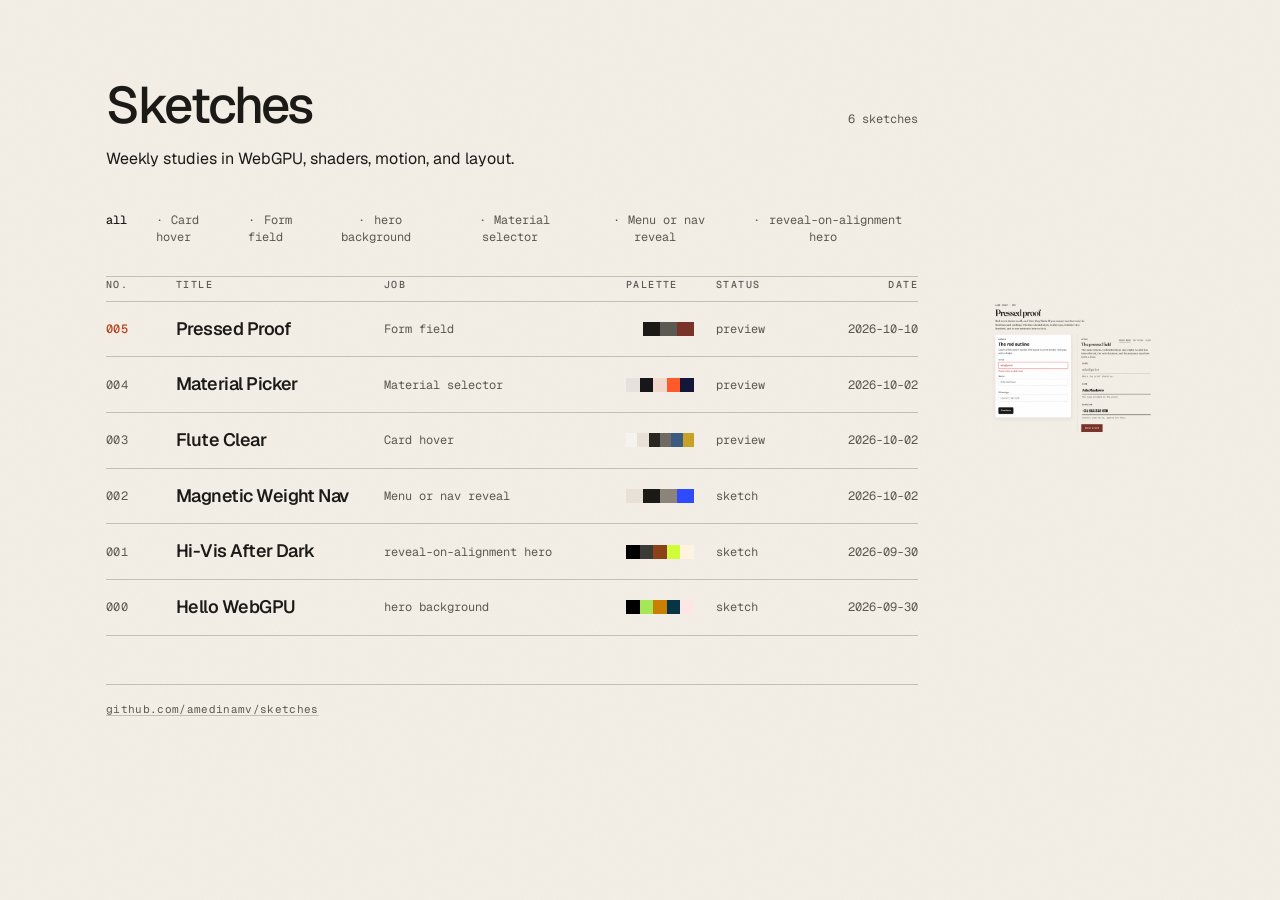
<file: index.html>
<!doctype html>
<html lang="en">
<head>
  <meta charset="utf-8" />
  <meta name="viewport" content="width=device-width, initial-scale=1" />
  <title>Sketches</title>
  <meta name="description" content="An index of weekly studies in WebGPU, shaders, motion, and layout." />
  <meta name="color-scheme" content="light dark" />
  <meta name="theme-color" content="#f3efe6" media="(prefers-color-scheme: light)" />
  <meta name="theme-color" content="#141311" media="(prefers-color-scheme: dark)" />
  <link rel="icon" href="data:image/svg+xml,%3Csvg xmlns='http://www.w3.org/2000/svg' viewBox='0 0 32 32'%3E%3Crect width='32' height='32' fill='%23f3efe6'/%3E%3Cpath d='M7 23h18' stroke='%231c1a17' stroke-width='1.5'/%3E%3C/svg%3E" />
  <style>
    @font-face {
      font-family: "Geist";
      src: url("shared/fonts/geist-latin.woff2") format("woff2");
      font-weight: 100 900;
      font-style: normal;
      font-display: swap;
    }
    @font-face {
      font-family: "Geist Mono";
      src: url("shared/fonts/geist-mono-latin.woff2") format("woff2");
      font-weight: 100 900;
      font-style: normal;
      font-display: swap;
    }

    :root {
      color-scheme: light;
      --ground: #f3efe6;
      --ground-2: #e7e1d4;
      --ink: #1c1a17;
      --muted: #5c5852;
      --line: #c9bfb0;
      --accent: #b8431f;
      --swatch-edge: rgba(28, 26, 23, 0.22);
      --sans: "Geist", ui-sans-serif, system-ui, sans-serif;
      --mono: "Geist Mono", ui-monospace, "SF Mono", Menlo, monospace;
      --ease: cubic-bezier(0.2, 0.8, 0.2, 1);
    }
    @media (prefers-color-scheme: dark) {
      :root {
        color-scheme: dark;
        --ground: #141311;
        --ground-2: #1e1c18;
        --ink: #f3efe6;
        --muted: #a8a298;
        --line: #3a372f;
        --accent: #e07a45;
        --swatch-edge: rgba(243, 239, 230, 0.28);
      }
    }

    *, *::before, *::after { box-sizing: border-box; }
    html, body { margin: 0; background: var(--ground); color: var(--ink); }
    body {
      min-height: 100vh;
      font: 400 16px/1.6 var(--sans);
      -webkit-font-smoothing: antialiased;
      text-rendering: optimizeLegibility;
    }
    p, h1, ol { margin: 0; }
    [hidden] { display: none !important; }
    :focus { outline: none; }
    :focus-visible { outline: 1px solid var(--ink); outline-offset: 3px; }
    ::selection { background: #e6d5c8; color: var(--ink); }
    @media (prefers-color-scheme: dark) {
      ::selection { background: #3d342c; color: var(--ink); }
    }

    .grain {
      position: fixed;
      inset: 0;
      width: 100%;
      height: 100%;
      pointer-events: none;
      z-index: 5;
      opacity: 0.04;
      mix-blend-mode: multiply;
    }
    @media (prefers-color-scheme: dark) {
      .grain { mix-blend-mode: soft-light; opacity: 0.06; }
    }

    .sr {
      position: absolute;
      width: 1px;
      height: 1px;
      padding: 0;
      margin: -1px;
      overflow: hidden;
      clip: rect(0, 0, 0, 0);
      white-space: nowrap;
      border: 0;
    }

    .wrap {
      position: relative;
      z-index: 1;
      width: 100%;
      max-width: 42rem;
      margin: 0 auto;
      padding: 32px 20px 56px;
    }

    .title-row {
      display: flex;
      align-items: baseline;
      justify-content: space-between;
      gap: 16px;
    }
    h1 {
      font-size: clamp(2.25rem, 4vw, 3.25rem);
      font-weight: 500;
      letter-spacing: -0.04em;
      line-height: 1;
    }
    .count {
      font-family: var(--mono);
      font-size: 12px;
      line-height: 1.4;
      color: var(--muted);
      font-variant-numeric: tabular-nums;
      white-space: nowrap;
    }
    #header-line {
      margin-top: 14px;
      max-width: 40ch;
      font-size: 16px;
      line-height: 1.55;
      text-wrap: pretty;
    }

    .filter {
      display: flex;
      flex-wrap: wrap;
      align-items: baseline;
      margin-top: 28px;
      font-family: var(--mono);
      font-size: 12px;
      line-height: 1.4;
      letter-spacing: 0.01em;
    }
    .filter button {
      font: inherit;
      color: var(--muted);
      background: none;
      border: 0;
      padding: 8px 0;
      min-height: 32px;
      cursor: pointer;
    }
    .filter button + button::before {
      content: "·";
      margin: 0 0.7em;
      color: var(--muted);
    }
    .filter button[aria-pressed="true"] {
      color: var(--ink);
      font-weight: 500;
    }

    .sheet { margin-top: 18px; }

    .head,
    .line {
      display: grid;
      align-items: center;
      column-gap: 16px;
    }
    .head {
      display: none;
      padding: 0 0 8px;
      border-top: 1px solid var(--line);
      border-bottom: 1px solid var(--line);
      font-family: var(--mono);
      font-size: 10px;
      font-weight: 500;
      letter-spacing: 0.14em;
      text-transform: uppercase;
      color: var(--muted);
    }

    .ledger { list-style: none; padding: 0; }
    .ledger li { border-bottom: 1px solid var(--line); }
    .ledger li:first-child { border-top: 1px solid var(--line); }
    .ledger a {
      position: relative;
      display: block;
      padding: 16px 0 18px;
      color: inherit;
      text-decoration: none;
      -webkit-tap-highlight-color: transparent;
    }
    .line {
      grid-template-columns: 1fr auto;
      grid-template-areas:
        "num status"
        "title title"
        "job job"
        "swatch date";
      row-gap: 5px;
    }
    .num { grid-area: num; }
    .status { grid-area: status; justify-self: end; }
    .title { grid-area: title; }
    .job { grid-area: job; }
    .swatch { grid-area: swatch; justify-self: start; }
    .date { grid-area: date; justify-self: end; }
    .num, .job, .status, .date, .head {
      font-family: var(--mono);
      font-variant-numeric: tabular-nums;
    }
    .num, .job, .status, .date {
      font-size: 12px;
      line-height: 1.35;
      color: var(--muted);
    }
    .num { letter-spacing: 0.04em; }
    .is-newest .num { color: var(--accent); font-weight: 500; }
    .title {
      font-size: 1.35rem;
      font-weight: 560;
      letter-spacing: -0.03em;
      line-height: 1.15;
      color: var(--ink);
    }
    .job { overflow-wrap: anywhere; }
    .status, .date, .num { white-space: nowrap; }

    .swatch:not(:empty) {
      display: flex;
      width: 68px;
      height: 14px;
      box-shadow: inset 0 0 0 1px var(--swatch-edge);
    }
    .swatch i { flex: 1 1 0; display: block; }

    .poster {
      display: block;
      width: 100%;
      height: auto;
      margin-top: 8px;
      aspect-ratio: 16 / 10;
      object-fit: cover;
      background: var(--ground-2);
      box-shadow: inset 0 0 0 1px var(--line);
    }

    .state {
      padding: 18px 0;
      color: var(--muted);
      font-family: var(--mono);
      font-size: 12px;
      line-height: 1.5;
    }

    footer {
      margin-top: 48px;
      padding-top: 16px;
      border-top: 1px solid var(--line);
      font-family: var(--mono);
      font-size: 11px;
      line-height: 1.5;
      letter-spacing: 0.03em;
      color: var(--muted);
    }
    footer a {
      color: inherit;
      text-decoration-thickness: 1px;
      text-underline-offset: 0.22em;
      text-decoration-color: var(--line);
    }
    footer a:hover { color: var(--ink); text-decoration-color: currentColor; }

    @media (min-width: 1040px) {
      .wrap {
        max-width: 1180px;
        padding: 80px 312px 96px 56px;
      }
      #header-line { margin-top: 16px; }
      .filter { flex-wrap: nowrap; margin-top: 32px; }
      .sheet { margin-top: 22px; }
      .head { display: grid; }
      .head,
      .line {
        grid-template-columns: 3.25rem minmax(0, 1fr) minmax(10rem, 14rem) 72px 4.75rem 6.75rem;
        grid-template-areas: "num title job swatch status date";
        column-gap: 18px;
        row-gap: 0;
      }
      .head span:last-child { justify-self: end; }
      .ledger li:first-child { border-top: 0; }
      .ledger a { padding: 17px 0; }
      .status { justify-self: start; }
      .title {
        font-size: 1.125rem;
        font-weight: 560;
        transition: font-weight 180ms var(--ease);
      }
      .ledger a:hover .title,
      .ledger a:focus-visible .title { font-weight: 760; }
      .poster {
        position: absolute;
        top: 0;
        left: calc(100% + 32px);
        width: 248px;
        height: 156px;
        margin: 0;
        aspect-ratio: auto;
        opacity: 0;
        transform: translateY(6px);
        pointer-events: none;
        transition: opacity 180ms var(--ease), transform 180ms var(--ease);
      }
      .is-newest .poster {
        opacity: 1;
        transform: none;
      }
      .ledger:hover .poster,
      .ledger:focus-within .poster {
        opacity: 0;
        transform: translateY(6px);
      }
      .ledger a:hover .poster,
      .ledger a:focus-visible .poster {
        opacity: 1;
        transform: none;
      }
    }

    /* A wide touch screen has no hover. Keep the specimen column. */
    @media (min-width: 1040px) and (pointer: coarse) {
      .wrap { max-width: 42rem; padding: 32px 20px 56px; }
      #header-line { margin-top: 14px; }
      .filter { flex-wrap: wrap; margin-top: 28px; }
      .sheet { margin-top: 18px; }
      .head { display: none; }
      .line {
        grid-template-columns: 1fr auto;
        grid-template-areas:
          "num status"
          "title title"
          "job job"
          "swatch date";
        column-gap: 16px;
        row-gap: 5px;
      }
      .ledger li:first-child { border-top: 1px solid var(--line); }
      .ledger a { padding: 16px 0 18px; }
      .status { justify-self: end; }
      .title { font-size: 1.35rem; font-weight: 560; transition: none; }
      .poster,
      .is-newest .poster,
      .ledger:hover .poster,
      .ledger a:hover .poster,
      .ledger a:focus-visible .poster {
        position: static;
        top: auto;
        left: auto;
        width: 100%;
        height: auto;
        margin-top: 8px;
        aspect-ratio: 16 / 10;
        opacity: 1;
        transform: none;
        pointer-events: auto;
      }
    }

    @media (prefers-reduced-motion: reduce) {
      *, *::before, *::after {
        transition: none !important;
        animation: none !important;
      }
      .poster,
      .is-newest .poster,
      .ledger:hover .poster,
      .ledger a:hover .poster,
      .ledger a:focus-visible .poster {
        transform: none;
      }
    }
  </style>
</head>
<body>
  <svg class="grain" xmlns="http://www.w3.org/2000/svg" aria-hidden="true" width="100%" height="100%">
    <filter id="grain" x="0" y="0" width="100%" height="100%">
      <feTurbulence type="fractalNoise" baseFrequency="0.8" numOctaves="4" stitchTiles="stitch" />
      <feColorMatrix type="saturate" values="0" />
    </filter>
    <rect width="100%" height="100%" filter="url(#grain)" />
  </svg>

  <main class="wrap">
    <header>
      <div class="title-row">
        <h1>Sketches</h1>
        <p class="count" id="count" aria-live="polite"></p>
      </div>
      <!--
        Header line. Replace the text of #header-line.
        Andres writes the final sentence. The layout does not depend on the wording.
      -->
      <p id="header-line">Weekly studies in WebGPU, shaders, motion, and layout.</p>
    </header>

    <nav class="filter" id="filter" aria-label="Filter by job" hidden></nav>

    <div class="sheet">
      <div class="head" id="head" hidden aria-hidden="true">
        <span>No.</span>
        <span>Title</span>
        <span>Job</span>
        <span>Palette</span>
        <span>Status</span>
        <span>Date</span>
      </div>
      <ol class="ledger" id="list"></ol>
      <p class="state" id="note">Loading…</p>
    </div>

    <footer>
      <a href="https://github.com/amedinamv/sketches">github.com/amedinamv/sketches</a>
    </footer>
  </main>

  <noscript><p class="state" style="padding-left:20px">JavaScript is off, so this page cannot read the index.</p></noscript>

  <script type="module">
    const list = document.getElementById('list');
    const note = document.getElementById('note');
    const count = document.getElementById('count');
    const filter = document.getElementById('filter');
    const head = document.getElementById('head');
    const HEX = /^#(?:[0-9a-fA-F]{3,4}|[0-9a-fA-F]{6}|[0-9a-fA-F]{8})$/;
    const POSTER = /^\/sketches\/[A-Za-z0-9._/-]+$/;

    const say = (text) => {
      note.hidden = false;
      note.textContent = text;
    };

    const noun = (n) => `${n} ${n === 1 ? 'sketch' : 'sketches'}`;

    try {
      const res = await fetch('/sketches.json', { cache: 'no-cache' });
      if (!res.ok) throw new Error(res.status + ' ' + res.statusText);
      const data = await res.json();
      if (!Array.isArray(data)) throw new Error('expected a list');

      const sketches = data
        .filter((item) => item && typeof item.slug === 'string' && item.slug)
        .slice()
        .sort((a, b) => b.slug.localeCompare(a.slug));

      const newest = sketches[0] && sketches[0].slug;
      list.replaceChildren();

      if (!sketches.length) {
        head.hidden = true;
        say('No sketches yet.');
        count.textContent = noun(0);
      } else {
        const jobs = [];
        for (const sketch of sketches) {
          list.append(row(sketch, sketch.slug === newest));
          if (sketch.job && !jobs.includes(sketch.job)) jobs.push(sketch.job);
        }
        jobs.sort((a, b) => a.localeCompare(b));
        head.hidden = false;
        note.hidden = true;
        if (jobs.length) buildFilter(jobs);
        count.textContent = noun(sketches.length);
      }
    } catch (err) {
      head.hidden = true;
      filter.hidden = true;
      list.replaceChildren();
      say(`Could not load sketches.json (${err.message})`);
    }

    function row(sketch, isNewest) {
      const li = document.createElement('li');
      if (isNewest) li.className = 'is-newest';
      li.dataset.job = typeof sketch.job === 'string' ? sketch.job : '';

      const a = document.createElement('a');
      a.href = `/sketches/${encodeURIComponent(sketch.slug)}/`;
      const line = document.createElement('span');
      line.className = 'line';

      line.append(cell('span', 'num', numberOf(sketch.slug)));
      line.append(cell('span', 'title', titleOf(sketch)));
      line.append(cell('span', 'job', sketch.job || '—'));

      const colors = Array.isArray(sketch.palette) ? sketch.palette.filter((c) => HEX.test(c)) : [];
      if (colors.length) {
        const swatch = document.createElement('span');
        swatch.className = 'swatch';
        swatch.setAttribute('role', 'img');
        swatch.setAttribute('aria-label', `Palette ${colors.join(', ')}`);
        for (const color of colors) {
          const chip = document.createElement('i');
          chip.style.background = color;
          swatch.append(chip);
        }
        line.append(swatch);
      } else {
        line.append(cell('span', 'swatch', ''));
      }

      line.append(cell('span', 'status', statusOf(sketch)));
      const time = cell('time', 'date', sketch.date || '—');
      if (sketch.date) time.dateTime = sketch.date;
      line.append(time);
      a.append(line);

      if (typeof sketch.poster === 'string' && POSTER.test(sketch.poster)) {
        const img = document.createElement('img');
        img.className = 'poster';
        img.alt = '';
        img.src = sketch.poster;
        img.decoding = 'async';
        img.addEventListener('error', () => img.remove());
        a.append(img);
      }

      li.append(a);
      return li;
    }

    function cell(tag, className, text) {
      const node = document.createElement(tag);
      node.className = className;
      node.textContent = text;
      return node;
    }

    function numberOf(slug) {
      const raw = String(slug).split('-')[0] || '';
      return /^\d+$/.test(raw) ? raw.padStart(3, '0') : raw;
    }

    function titleOf(sketch) {
      if (sketch.title) return sketch.title;
      return String(sketch.slug).replace(/^\d+-/, '').replace(/-/g, ' ');
    }

    function statusOf(sketch) {
      return typeof sketch.status === 'string' && sketch.status.trim() ? sketch.status.trim() : 'sketch';
    }

    function buildFilter(jobs) {
      filter.hidden = false;
      filter.replaceChildren();
      filter.append(chip('all', true));
      for (const job of jobs) filter.append(chip(job, false));
    }

    function chip(job, pressed) {
      const button = document.createElement('button');
      button.type = 'button';
      button.dataset.job = job;
      button.textContent = job;
      button.setAttribute('aria-pressed', pressed ? 'true' : 'false');
      button.addEventListener('click', () => select(job));
      return button;
    }

    function select(job) {
      for (const button of filter.querySelectorAll('button')) {
        button.setAttribute('aria-pressed', button.dataset.job === job ? 'true' : 'false');
      }
      let shown = 0;
      for (const li of list.children) {
        const match = job === 'all' || li.dataset.job === job;
        li.hidden = !match;
        if (match) shown += 1;
      }
      const total = list.children.length;
      if (!shown) say('Nothing filed under this job.');
      else note.hidden = true;
      count.textContent = shown === total ? noun(total) : `${shown} of ${total}`;
    }
  </script>
</body>
</html>
</file>
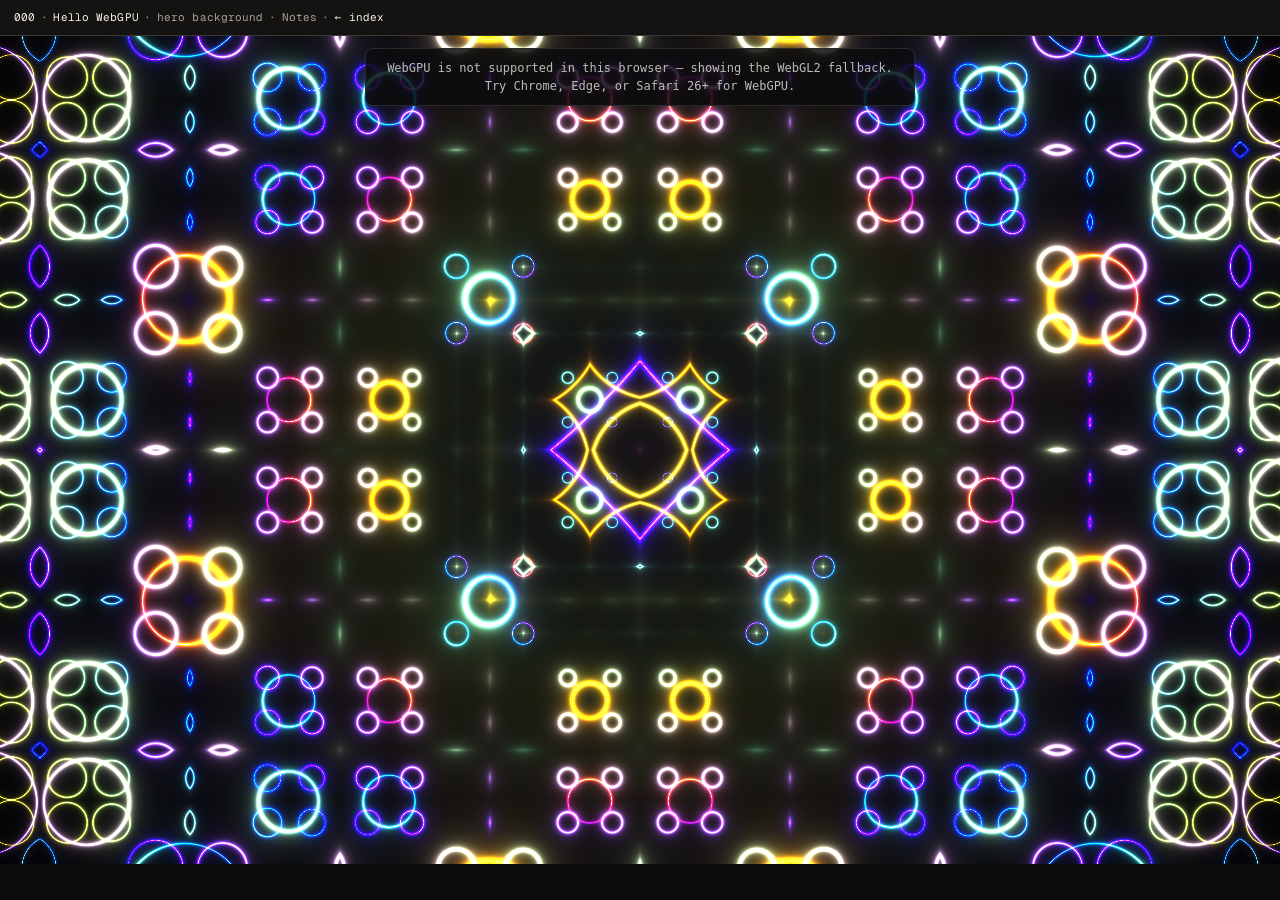
<file: sketches/000-hello-webgpu/index.html>
<!doctype html>
<html lang="en" data-frame="dark">
<head>
  <meta charset="utf-8" />
  <meta name="viewport" content="width=device-width, initial-scale=1, viewport-fit=cover" />
  <title>000 · Hello WebGPU · Sketches</title>
  <link rel="icon" href="data:image/svg+xml,%3Csvg xmlns='http://www.w3.org/2000/svg' viewBox='0 0 16 16'%3E%3Crect width='16' height='16' fill='%230b0b0c'/%3E%3C/svg%3E" />
  <meta name="color-scheme" content="dark" />
  <style>
    html, body { margin: 0; height: 100%; background: #0b0b0c; color: #ededea; overflow: hidden; }
    canvas { position: fixed; inset: 0; width: 100vw; height: 100vh; display: block; }
    .notice {
      position: fixed; top: calc(var(--frame-offset, calc(36px + env(safe-area-inset-top, 0px))) + 12px); left: 50%; transform: translateX(-50%); max-width: min(90vw, 520px);
      padding: 10px 14px; border: 1px solid #2a2a2c; border-radius: 8px; background: rgba(11, 11, 12, .85);
      font: 400 12px/1.5 ui-monospace, "SF Mono", Menlo, monospace; color: #bdbdb8; text-align: center;
    }
    .notice[hidden] { display: none; }
  </style>
</head>
<body>
  <canvas id="c"></canvas>
  <div class="notice" id="notice" hidden></div>

  <script type="module">
    const canvas = document.getElementById('c');
    const notice = document.getElementById('notice');
    const backendLabel = document.getElementById('backend');
    const setBackend = (text) => { if (backendLabel) backendLabel.textContent = text; };
    const say = (msg) => { notice.textContent = msg; notice.hidden = false; };
    const DPR = () => Math.min(window.devicePixelRatio || 1, 2);

    function fit() {
      const w = Math.max(1, Math.floor(canvas.clientWidth * DPR()));
      const h = Math.max(1, Math.floor(canvas.clientHeight * DPR()));
      if (canvas.width !== w || canvas.height !== h) { canvas.width = w; canvas.height = h; }
    }

    // ---------------------------------------------------------------- WebGPU
    const WGSL = /* wgsl */ `
      struct U { res: vec2f, time: f32, pad: f32 };
      @group(0) @binding(0) var<uniform> u: U;

      @vertex fn vs(@builtin(vertex_index) i: u32) -> @builtin(position) vec4f {
        var p = array<vec2f, 3>(vec2f(-1.0, -3.0), vec2f(-1.0, 1.0), vec2f(3.0, 1.0));
        return vec4f(p[i], 0.0, 1.0);
      }

      fn palette(t: f32) -> vec3f {
        // soft, cool-to-acid palette
        return vec3f(0.5) + vec3f(0.5) * cos(6.28318 * (vec3f(1.0, 1.0, 0.5) * t + vec3f(0.80, 0.90, 0.30)));
      }

      @fragment fn fs(@builtin(position) pos: vec4f) -> @location(0) vec4f {
        let frag = vec2f(pos.x, u.res.y - pos.y);            // flip to y-up
        let uv0 = (frag * 2.0 - u.res) / min(u.res.x, u.res.y);
        var uv = uv0;
        var col = vec3f(0.0);
        let t = u.time * 0.35;
        for (var i = 0; i < 4; i++) {
          uv = fract(uv * 1.5) - 0.5;
          var d = length(uv) * exp(-length(uv0));
          let c = palette(length(uv0) + f32(i) * 0.4 + t);
          d = abs(sin(d * 8.0 + t * 2.0) / 8.0);
          d = pow(0.01 / max(d, 1e-4), 1.2);
          col += c * d;
        }
        let vignette = smoothstep(1.8, 0.2, length(uv0));
        return vec4f(col * vignette, 1.0);
      }
    `;

    async function startWebGPU() {
      if (!('gpu' in navigator)) return false;
      const adapter = await navigator.gpu.requestAdapter();
      if (!adapter) return false;
      const device = await adapter.requestDevice();
      const ctx = canvas.getContext('webgpu');
      if (!ctx) return false;
      const format = navigator.gpu.getPreferredCanvasFormat();
      ctx.configure({ device, format, alphaMode: 'opaque' });

      const module = device.createShaderModule({ code: WGSL });
      const pipeline = device.createRenderPipeline({
        layout: 'auto',
        vertex: { module, entryPoint: 'vs' },
        fragment: { module, entryPoint: 'fs', targets: [{ format }] },
        primitive: { topology: 'triangle-list' },
      });
      const ubo = device.createBuffer({ size: 16, usage: GPUBufferUsage.UNIFORM | GPUBufferUsage.COPY_DST });
      const bind = device.createBindGroup({
        layout: pipeline.getBindGroupLayout(0),
        entries: [{ binding: 0, resource: { buffer: ubo } }],
      });
      const data = new Float32Array(4);

      device.lost.then((info) => { if (info.reason !== 'destroyed') say('WebGPU device lost: ' + info.message); });

      const t0 = performance.now();
      function frame(now) {
        fit();
        data[0] = canvas.width; data[1] = canvas.height; data[2] = (now - t0) / 1000;
        device.queue.writeBuffer(ubo, 0, data);
        const enc = device.createCommandEncoder();
        const pass = enc.beginRenderPass({
          colorAttachments: [{ view: ctx.getCurrentTexture().createView(), loadOp: 'clear', storeOp: 'store', clearValue: { r: 0, g: 0, b: 0, a: 1 } }],
        });
        pass.setPipeline(pipeline);
        pass.setBindGroup(0, bind);
        pass.draw(3);
        pass.end();
        device.queue.submit([enc.finish()]);
        requestAnimationFrame(frame);
      }
      requestAnimationFrame(frame);
      setBackend('webgpu');
      return true;
    }

    // ------------------------------------------------------ WebGL2 fallback
    const GLSL_VS = `#version 300 es
      void main() {
        vec2 p = vec2[3](vec2(-1.0, -3.0), vec2(-1.0, 1.0), vec2(3.0, 1.0))[gl_VertexID];
        gl_Position = vec4(p, 0.0, 1.0);
      }`;
    const GLSL_FS = `#version 300 es
      precision highp float;
      uniform vec2 res; uniform float time;
      out vec4 outColor;
      vec3 palette(float t) {
        return vec3(0.5) + vec3(0.5) * cos(6.28318 * (vec3(1.0, 1.0, 0.5) * t + vec3(0.80, 0.90, 0.30)));
      }
      void main() {
        vec2 uv0 = (gl_FragCoord.xy * 2.0 - res) / min(res.x, res.y);
        vec2 uv = uv0; vec3 col = vec3(0.0); float t = time * 0.35;
        for (int i = 0; i < 4; i++) {
          uv = fract(uv * 1.5) - 0.5;
          float d = length(uv) * exp(-length(uv0));
          vec3 c = palette(length(uv0) + float(i) * 0.4 + t);
          d = abs(sin(d * 8.0 + t * 2.0) / 8.0);
          d = pow(0.01 / max(d, 1e-4), 1.2);
          col += c * d;
        }
        outColor = vec4(col * smoothstep(1.8, 0.2, length(uv0)), 1.0);
      }`;

    function startWebGL2() {
      const gl = canvas.getContext('webgl2');
      if (!gl) return false;
      const sh = (type, src) => {
        const s = gl.createShader(type); gl.shaderSource(s, src); gl.compileShader(s);
        if (!gl.getShaderParameter(s, gl.COMPILE_STATUS)) throw new Error(gl.getShaderInfoLog(s));
        return s;
      };
      const prog = gl.createProgram();
      gl.attachShader(prog, sh(gl.VERTEX_SHADER, GLSL_VS));
      gl.attachShader(prog, sh(gl.FRAGMENT_SHADER, GLSL_FS));
      gl.linkProgram(prog);
      if (!gl.getProgramParameter(prog, gl.LINK_STATUS)) throw new Error(gl.getProgramInfoLog(prog));
      gl.useProgram(prog);
      gl.bindVertexArray(gl.createVertexArray());
      const uRes = gl.getUniformLocation(prog, 'res');
      const uTime = gl.getUniformLocation(prog, 'time');
      const t0 = performance.now();
      function frame(now) {
        fit();
        gl.viewport(0, 0, canvas.width, canvas.height);
        gl.uniform2f(uRes, canvas.width, canvas.height);
        gl.uniform1f(uTime, (now - t0) / 1000);
        gl.drawArrays(gl.TRIANGLES, 0, 3);
        requestAnimationFrame(frame);
      }
      requestAnimationFrame(frame);
      setBackend('webgl2 fallback');
      return true;
    }

    // ---------------------------------------------------------------- boot
    let ok = false;
    try { ok = await startWebGPU(); } catch (e) { console.warn('WebGPU init failed:', e); }
    if (!ok) {
      let fallback = false;
      try { fallback = startWebGL2(); } catch (e) { console.warn('WebGL2 init failed:', e); }
      say(fallback
        ? 'WebGPU is not supported in this browser — showing the WebGL2 fallback. Try Chrome, Edge, or Safari 26+ for WebGPU.'
        : 'Neither WebGPU nor WebGL2 is available in this browser, so this sketch cannot run here.');
      if (!fallback) setBackend('unsupported');
    }
  </script>
  <script src="/shared/frame.js"></script>
</body>
</html>
</file>
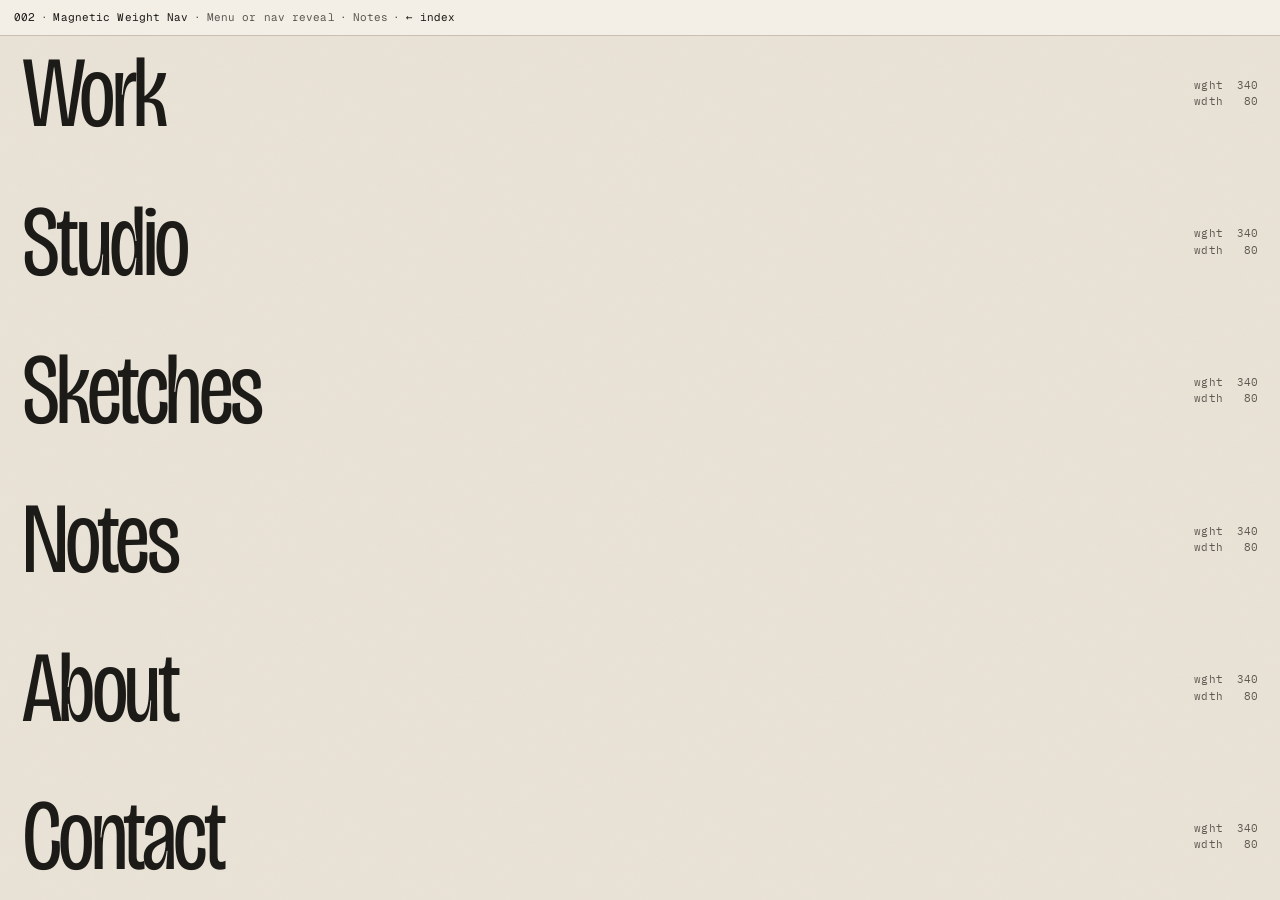
<file: sketches/002-magnetic-weight-nav/index.html>
<!doctype html>
<html lang="en" data-frame="light">
<head>
  <meta charset="utf-8" />
  <meta name="viewport" content="width=device-width, initial-scale=1, viewport-fit=cover" />
  <title>Magnetic Weight Nav</title>
  <meta name="description" content="A vertical menu whose words get heavier and wider as the pointer or finger draws near." />
  <meta name="theme-color" content="#E9E2D6" />
  <meta name="color-scheme" content="light" />
  <link rel="icon" href="data:image/svg+xml,%3Csvg xmlns='http://www.w3.org/2000/svg' viewBox='0 0 16 16'%3E%3Crect width='16' height='16' fill='%23E9E2D6'/%3E%3Crect x='3' y='11' width='10' height='2' fill='%232F4BFF'/%3E%3C/svg%3E" />
  <link rel="preconnect" href="https://fonts.googleapis.com" />
  <link rel="preconnect" href="https://fonts.gstatic.com" crossorigin />
  <link href="https://fonts.googleapis.com/css2?family=Bricolage+Grotesque:opsz,wdth,wght@12..96,75..100,200..800&family=IBM+Plex+Mono:wght@400;500&display=swap" rel="stylesheet" />
  <style>
    :root {
      /* Knobs. The script reads these; edit them here. */
      --falloff: 280px;
      --weight-min: 340;
      --weight-max: 800;
      --weight-bold: 700;
      --weight-rest: 400;
      --width-min: 80;
      --width-max: 100;
      --width-rest: 100;
      --ease: 0.14;
      --signal: #2F4BFF;
      --opsz: 96;

      /* Palette. --spec is the warm grey darkened so 11px labels clear WCAG AA. */
      --clay: #E9E2D6;
      --ink: #1B1A17;
      --spec: #5D5850;

      --display: "Bricolage Grotesque", "Arial Narrow", sans-serif;
      --mono: "IBM Plex Mono", ui-monospace, "SFMono-Regular", Menlo, monospace;
    }

    @media (max-height: 560px) {
      :root { --falloff: 150px; }
    }

    * { box-sizing: border-box; }
    html, body { margin: 0; background: var(--clay); color: var(--ink); }
    html { height: 100%; }
    body {
      min-height: 100dvh;
      height: 100dvh;
      display: flex;
      flex-direction: column;
      padding:
        calc(var(--frame-offset, calc(36px + env(safe-area-inset-top, 0px))) + 10px)
        max(22px, env(safe-area-inset-right))
        max(16px, env(safe-area-inset-bottom))
        max(22px, env(safe-area-inset-left));
      overflow-x: hidden;
      overflow-y: auto;
      overscroll-behavior: none;
      touch-action: pan-y;
      -webkit-font-smoothing: antialiased;
      text-rendering: optimizeLegibility;
    }

    .grain {
      position: fixed;
      inset: 0;
      width: 100%;
      height: 100%;
      pointer-events: none;
      z-index: 5;
      background-image: url("data:image/svg+xml;utf8,<svg xmlns='http://www.w3.org/2000/svg' width='180' height='180'><filter id='n' x='0' y='0' width='180' height='180' filterUnits='userSpaceOnUse'><feTurbulence type='fractalNoise' baseFrequency='0.8' numOctaves='2' stitchTiles='stitch'/><feColorMatrix values='1 0 0 0 0  0 1 0 0 0  0 0 1 0 0  0 0 0 0.02 0'/></filter><rect width='180' height='180' filter='url(%23n)'/></svg>");
      background-size: 180px 180px;
    }

    .skip {
      position: absolute;
      left: 12px;
      top: calc(var(--frame-offset, calc(36px + env(safe-area-inset-top, 0px))) + 8px);
      z-index: 6;
      padding: 8px 12px;
      background: var(--clay);
      color: var(--ink);
      font: 500 12px/1 var(--mono);
      transform: translateY(-160%);
    }
    .skip:focus { transform: none; outline: 2px solid var(--ink); }

    .sr-only {
      position: absolute;
      width: 1px;
      height: 1px;
      padding: 0;
      margin: -1px;
      overflow: hidden;
      clip: rect(0, 0, 0, 0);
      white-space: nowrap;
      border: 0;
    }

    main {
      flex: 1;
      display: flex;
      min-height: 0;
    }
    nav {
      flex: 1;
      display: flex;
      flex-direction: column;
      justify-content: space-between;
      min-height: 0;
      touch-action: pan-y;
      padding-block: 2px;
    }

    .item {
      display: flex;
      align-items: center;
      justify-content: space-between;
      gap: clamp(12px, 3vw, 48px);
      padding: 2px 4px;
      margin-inline: -4px;
      color: var(--ink);
      text-decoration: none;
      cursor: pointer;
      user-select: none;
      -webkit-user-select: none;
      -webkit-touch-callout: none;
      -webkit-tap-highlight-color: transparent;
      --wght: var(--weight-min);
      --wdth: var(--width-min);
    }
    .item:focus { outline: none; }
    .item:focus-visible {
      outline: 2px solid var(--ink);
      outline-offset: 2px;
    }

    .word {
      font-family: var(--display);
      font-weight: var(--wght);
      font-stretch: calc(var(--wdth) * 1%);
      font-variation-settings: "opsz" var(--opsz), "wght" var(--wght), "wdth" var(--wdth);
      font-synthesis: none;
      font-optical-sizing: none;
      font-size: clamp(32px, min(10.6vw, 11.2dvh), 108px);
      line-height: 0.86;
      letter-spacing: -0.035em;
      white-space: nowrap;
      color: var(--ink);
      transition: color 140ms linear;
    }
    .is-closest .word { color: var(--signal); }

    .spec {
      display: grid;
      grid-template-columns: 4.6ch 3.4ch;
      column-gap: 0.7em;
      row-gap: 0.12em;
      flex: none;
      font: 400 11px/1.35 var(--mono);
      font-variant-numeric: tabular-nums;
      letter-spacing: 0.01em;
      color: var(--spec);
    }
    .spec span:nth-child(even) { text-align: right; }

    html:not(.js) .item:hover .word,
    html:not(.js) .item:focus-visible .word {
      font-weight: var(--weight-max);
      font-stretch: calc(var(--width-max) * 1%);
      font-variation-settings: "opsz" var(--opsz), "wght" var(--weight-max), "wdth" var(--width-max);
      color: var(--signal);
    }

    @media (prefers-reduced-motion: reduce) {
      .word { transition: none; }
      html:not(.js) .item:hover .word,
      html:not(.js) .item:focus-visible .word {
        font-weight: var(--weight-bold);
        font-stretch: calc(var(--width-rest) * 1%);
        font-variation-settings: "opsz" var(--opsz), "wght" var(--weight-bold), "wdth" var(--width-rest);
      }
    }

    @media (max-width: 380px) {
      .word { letter-spacing: -0.04em; }
      .spec { font-size: 10px; column-gap: 0.45em; }
    }
  </style>
</head>
<body>
  <div class="grain" aria-hidden="true"></div>
  <a class="skip" href="#menu">Skip to menu</a>
  <main>
    <h1 class="sr-only">Magnetic weight nav</h1>
    <nav id="menu" aria-label="Primary">
      <a class="item" href="#"><span class="word">Work</span><span class="spec" aria-hidden="true"><span>wght</span><span data-wght>340</span><span>wdth</span><span data-wdth>80</span></span></a>
      <a class="item" href="#"><span class="word">Studio</span><span class="spec" aria-hidden="true"><span>wght</span><span data-wght>340</span><span>wdth</span><span data-wdth>80</span></span></a>
      <a class="item" href="#"><span class="word">Sketches</span><span class="spec" aria-hidden="true"><span>wght</span><span data-wght>340</span><span>wdth</span><span data-wdth>80</span></span></a>
      <a class="item" href="#"><span class="word">Notes</span><span class="spec" aria-hidden="true"><span>wght</span><span data-wght>340</span><span>wdth</span><span data-wdth>80</span></span></a>
      <a class="item" href="#"><span class="word">About</span><span class="spec" aria-hidden="true"><span>wght</span><span data-wght>340</span><span>wdth</span><span data-wdth>80</span></span></a>
      <a class="item" href="#"><span class="word">Contact</span><span class="spec" aria-hidden="true"><span>wght</span><span data-wght>340</span><span>wdth</span><span data-wdth>80</span></span></a>
    </nav>
  </main>
  <script>
    document.documentElement.classList.add('js');

    const menu = document.getElementById('menu');
    const items = [...menu.querySelectorAll('.item')];
    const nodes = items.map((el) => ({
      el,
      wght: el.querySelector('[data-wght]'),
      wdth: el.querySelector('[data-wdth]'),
      weight: 340,
      width: 80,
      shownW: 340,
      shownD: 80,
    }));

    const motion = window.matchMedia('(prefers-reduced-motion: reduce)');
    let reduced = motion.matches;
    let rects = [];
    let cfg = readConfig();
    let mode = 'rest';
    let point = null;
    let focused = null;
    let fromPointer = false;
    let origin = null;
    let drag = 0;
    let raf = 0;

    function readConfig() {
      const cs = getComputedStyle(document.documentElement);
      const num = (name, fallback) => {
        const v = parseFloat(cs.getPropertyValue(name));
        return Number.isFinite(v) ? v : fallback;
      };
      return {
        falloff: num('--falloff', 280),
        weightMin: num('--weight-min', 340),
        weightMax: num('--weight-max', 800),
        weightBold: num('--weight-bold', 700),
        weightRest: num('--weight-rest', 400),
        widthMin: num('--width-min', 80),
        widthMax: num('--width-max', 100),
        widthRest: num('--width-rest', 100),
        ease: num('--ease', 0.14),
      };
    }

    function measure() {
      rects = items.map((el) => {
        const r = el.getBoundingClientRect();
        return { cy: r.top + r.height / 2 };
      });
    }

    function samplePoint() {
      if (mode === 'keys' && focused) {
        const i = items.indexOf(focused);
        if (i >= 0 && rects[i]) return { y: rects[i].cy };
      }
      if ((mode === 'mouse' || mode === 'touch') && point) return point;
      return null;
    }

    function smooth(t) {
      const x = Math.min(1, Math.max(0, t));
      return x * x * (3 - 2 * x);
    }

    function frame(snap) {
      const p = samplePoint();
      const active = !!p;
      const falloff = Math.max(cfg.falloff, 1);
      let closest = -1;
      let best = Infinity;
      const dist = new Array(nodes.length);
      if (active) {
        for (let i = 0; i < nodes.length; i++) {
          dist[i] = Math.abs(p.y - rects[i].cy);
          if (dist[i] < best) {
            best = dist[i];
            closest = i;
          }
        }
      }
      const ease = snap || reduced ? 1 : cfg.ease;
      let moving = false;
      for (let i = 0; i < nodes.length; i++) {
        const n = nodes[i];
        const inf = active ? smooth(1 - dist[i] / falloff) : 0;
        let targetW;
        let targetD;
        if (reduced) {
          targetW = i === closest ? cfg.weightBold : cfg.weightRest;
          targetD = cfg.widthRest;
        } else if (!active) {
          targetW = cfg.weightMin;
          targetD = cfg.widthMin;
        } else {
          targetW = cfg.weightMin + (cfg.weightMax - cfg.weightMin) * inf;
          targetD = cfg.widthMin + (cfg.widthMax - cfg.widthMin) * inf;
        }
        n.weight += (targetW - n.weight) * ease;
        n.width += (targetD - n.width) * ease;
        if (Math.abs(targetW - n.weight) < 0.35 && Math.abs(targetD - n.width) < 0.08) {
          n.weight = targetW;
          n.width = targetD;
        } else {
          moving = true;
        }
        n.el.style.setProperty('--wght', n.weight.toFixed(2));
        n.el.style.setProperty('--wdth', n.width.toFixed(2));
        n.el.classList.toggle('is-closest', i === closest);
        const w = Math.round(n.weight);
        const d = Math.round(n.width);
        if (w !== n.shownW) {
          n.shownW = w;
          n.wght.textContent = String(w);
        }
        if (d !== n.shownD) {
          n.shownD = d;
          n.wdth.textContent = String(d);
        }
      }
      return moving && !reduced;
    }

    function loop() {
      const moving = frame(false);
      raf = moving ? requestAnimationFrame(loop) : 0;
    }

    function kick() {
      cfg = readConfig();
      if (raf) return;
      raf = requestAnimationFrame(loop);
    }

    measure();
    cfg = readConfig();
    nodes.forEach((n) => {
      n.weight = reduced ? cfg.weightRest : cfg.weightMin;
      n.width = reduced ? cfg.widthRest : cfg.widthMin;
    });
    frame(true);

    // Mouse hover uses pointer events. A finger uses touch events: with
    // touch-action: pan-y the browser may cancel the pointer stream to scroll,
    // while passive touchmove still reports the contact. Nothing calls
    // preventDefault, so a vertical drag is free to scroll when the page can.
    window.addEventListener('pointermove', (e) => {
      if (e.pointerType === 'pen') {
        if (!origin) return;
        point = { x: e.clientX, y: e.clientY };
        mode = 'touch';
        drag = Math.max(drag, Math.hypot(point.x - origin.x, point.y - origin.y));
        kick();
        return;
      }
      if (e.pointerType !== 'mouse') return;
      point = { x: e.clientX, y: e.clientY };
      mode = 'mouse';
      focused = null;
      kick();
    }, { passive: true });

    window.addEventListener('pointerdown', (e) => {
      if (e.target.closest && e.target.closest('.item')) fromPointer = true;
      if (e.pointerType !== 'pen') return;
      origin = { x: e.clientX, y: e.clientY };
      drag = 0;
      point = origin;
      mode = 'touch';
      kick();
    });

    window.addEventListener('pointerup', (e) => {
      if (e.pointerType !== 'pen') return;
      endTouch();
    });
    window.addEventListener('pointercancel', (e) => {
      if (e.pointerType !== 'pen') return;
      endTouch();
    });

    function touchPoint(e) {
      const t = e.touches && e.touches[0];
      return t ? { x: t.clientX, y: t.clientY } : null;
    }

    window.addEventListener('touchstart', (e) => {
      const p = touchPoint(e);
      if (!p) return;
      if (e.target.closest && e.target.closest('.item')) fromPointer = true;
      origin = p;
      drag = 0;
      point = p;
      mode = 'touch';
      kick();
    }, { passive: true });

    window.addEventListener('touchmove', (e) => {
      const p = touchPoint(e);
      if (!p || !origin) return;
      drag = Math.max(drag, Math.hypot(p.x - origin.x, p.y - origin.y));
      point = p;
      mode = 'touch';
      kick();
    }, { passive: true });

    function endTouch() {
      origin = null;
      point = null;
      if (mode === 'touch') mode = 'rest';
      kick();
    }
    window.addEventListener('touchend', endTouch, { passive: true });
    window.addEventListener('touchcancel', endTouch, { passive: true });

    document.documentElement.addEventListener('pointerleave', (e) => {
      if (e.pointerType && e.pointerType !== 'mouse') return;
      if (mode !== 'mouse') return;
      mode = 'rest';
      point = null;
      kick();
    });

    menu.addEventListener('click', (e) => {
      if (drag > 12) {
        e.preventDefault();
        drag = 0;
      }
    });

    menu.addEventListener('focusin', (e) => {
      const item = e.target.closest('.item');
      if (!item) return;
      if (fromPointer) {
        fromPointer = false;
        return;
      }
      mode = 'keys';
      focused = item;
      measure();
      kick();
    });

    menu.addEventListener('focusout', (e) => {
      const next = e.relatedTarget && e.relatedTarget.closest && e.relatedTarget.closest('.item');
      if (next) return;
      if (mode !== 'keys') return;
      mode = 'rest';
      focused = null;
      kick();
    });

    document.addEventListener('keydown', (e) => {
      if (e.key !== 'Tab') return;
      fromPointer = false;
      requestAnimationFrame(() => {
        const el = document.activeElement;
        if (!el || !el.classList.contains('item')) return;
        mode = 'keys';
        focused = el;
        measure();
        kick();
      });
    });

    motion.addEventListener('change', () => {
      reduced = motion.matches;
      measure();
      frame(true);
    });

    window.addEventListener('resize', () => { measure(); kick(); });
    window.addEventListener('scroll', () => { measure(); kick(); }, { passive: true });
    if (window.visualViewport) {
      window.visualViewport.addEventListener('resize', () => { measure(); kick(); });
      window.visualViewport.addEventListener('scroll', () => { measure(); kick(); });
    }
    document.fonts.ready.then(() => { measure(); kick(); }).catch(() => {});
  </script>
  <script src="/shared/frame.js"></script>
</body>
</html>
</file>
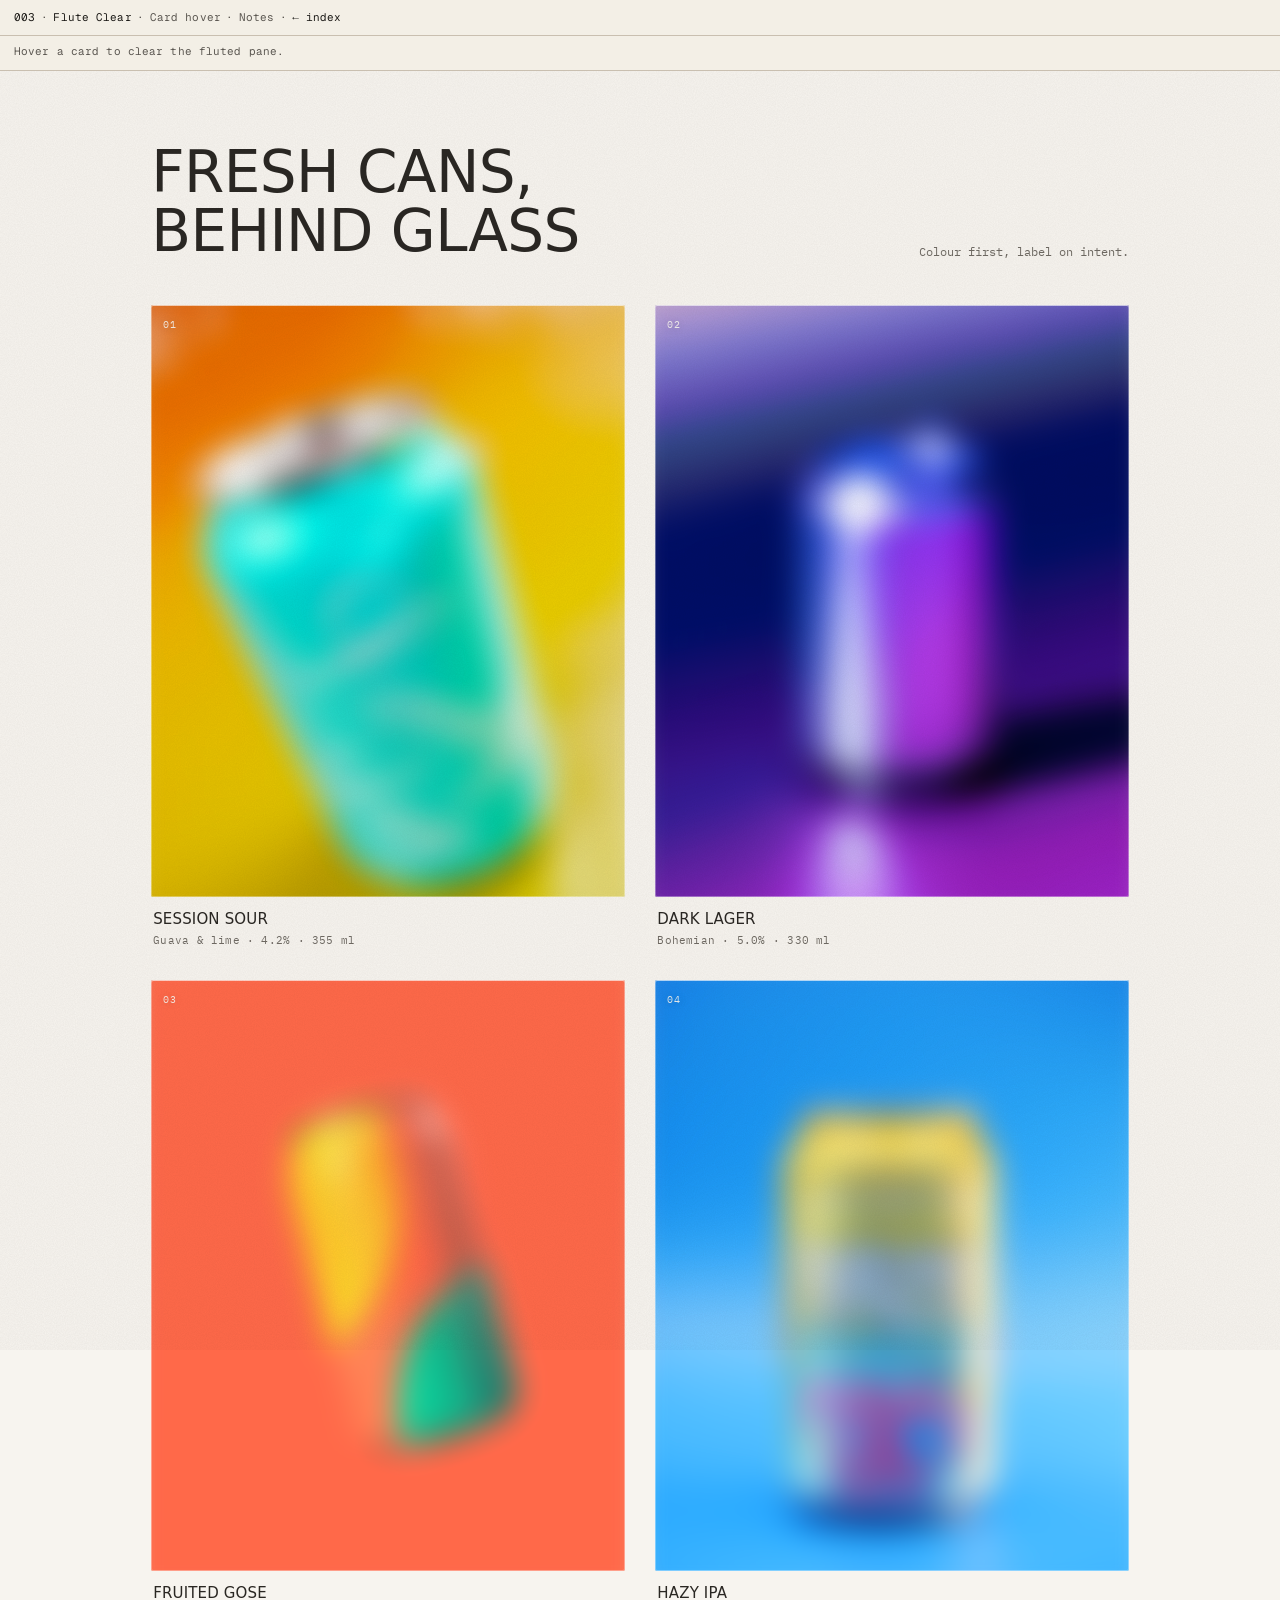
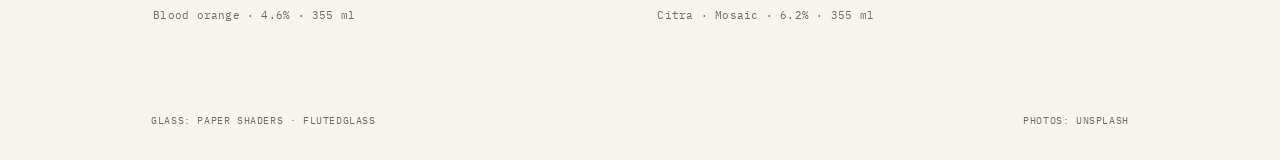
<file: sketches/003-flute-clear/index.html>
<!doctype html>
<html lang="en" data-frame="light">
<head>
  <meta charset="utf-8" />
  <meta name="viewport" content="width=device-width, initial-scale=1, viewport-fit=cover" />
  <title>Flute Clear · Sketches (preview)</title>
  <meta name="description" content="Craft beer cans behind fluted glass. Hover, scroll or tap to clear the ribs." />
  <meta name="color-scheme" content="light" />
  <link rel="preconnect" href="https://api.fontshare.com" crossorigin />
  <link rel="preconnect" href="https://fonts.googleapis.com" />
  <link rel="preconnect" href="https://fonts.gstatic.com" crossorigin />
  <link href="https://api.fontshare.com/v2/css?f[]=panchang@300,500&display=swap" rel="stylesheet" />
  <link href="https://fonts.googleapis.com/css2?family=IBM+Plex+Mono:wght@400;500&display=swap" rel="stylesheet" />
  <style>
    :root {
      --bone: #F7F4EF;
      --warm: #E8E2D8;
      --ink: #2A2723;
      --ink-2: #6F6A63;
      --slate: #3D5A80;
      --brass: #C9A227;
      --hair: rgba(42, 39, 35, .14);
      --wide: "Panchang", "Archivo", ui-sans-serif, system-ui, sans-serif;
      --mono: "IBM Plex Mono", ui-monospace, "SF Mono", Menlo, monospace;
      --ease: cubic-bezier(.2, .8, .2, 1);
      --pad: clamp(16px, 4vw, 56px);
    }
    * { box-sizing: border-box; }
    html, body { margin: 0; background: var(--bone); color: var(--ink); }
    body {
      min-height: 100svh;
      font: 400 13px/1.5 var(--mono);
      -webkit-font-smoothing: antialiased;
      -webkit-tap-highlight-color: transparent;
    }
    /* faint grain over everything */
    body::after {
      content: ""; position: fixed; inset: -50%; pointer-events: none; z-index: 10;
      background-image: url("data:image/svg+xml,%3Csvg xmlns='http://www.w3.org/2000/svg' width='220' height='220'%3E%3Cfilter id='n'%3E%3CfeTurbulence type='fractalNoise' baseFrequency='.9' numOctaves='2' stitchTiles='stitch'/%3E%3CfeColorMatrix values='0 0 0 0 0.16 0 0 0 0 0.15 0 0 0 0 0.14 0 0 0 .55 0'/%3E%3C/filter%3E%3Crect width='100%25' height='100%25' filter='url(%23n)'/%3E%3C/svg%3E");
      opacity: .16; mix-blend-mode: multiply;
    }
    a { color: inherit; }


    header.intro {
      padding: calc(var(--frame-offset, calc(36px + env(safe-area-inset-top, 0px))) + clamp(28px, 6vw, 72px)) var(--pad) clamp(24px, 4vw, 44px);
      display: grid; grid-template-columns: 1fr auto; align-items: end; gap: 24px;
      max-width: 1080px; margin: 0 auto;
    }
    h1 {
      margin: 0; font: 300 clamp(26px, 4.6vw, 58px)/1.02 var(--wide); letter-spacing: -.01em;
      text-transform: uppercase;
    }
    h1 em { font-style: normal; font-weight: 500; }
    .lede { margin: 0; max-width: 30ch; color: var(--ink-2); font-size: 12px; text-align: right; }
    .lede b { font-weight: 500; color: var(--ink); }

    .grid {
      display: grid; grid-template-columns: repeat(2, minmax(0, 1fr));
      gap: clamp(12px, 2.4vw, 32px);
      padding: 0 var(--pad) clamp(40px, 7vw, 96px);
      max-width: 1080px; margin: 0 auto;
    }

    .card { position: relative; outline: none; cursor: pointer; }
    .media {
      position: relative; aspect-ratio: 4 / 5; overflow: hidden;
      background: var(--warm); border-radius: 2px;
    }
    .media img.base {
      position: absolute; inset: 0; width: 100%; height: 100%; object-fit: cover;
      filter: blur(14px) saturate(1.05); transform: scale(1.1); /* only visible as a no-WebGL fallback */
    }
    .media .gl { position: absolute; inset: 0 -14px; } /* overscan: hides the partial rib at the pane edges */
    .media .gl canvas { display: block; }
    /* glass edge: a hairline + inner bevel so the pane reads as an object */
    .media::after {
      content: ""; position: absolute; inset: 0; pointer-events: none; border-radius: inherit;
      box-shadow: inset 0 0 0 1px rgba(255,255,255,.35), inset 0 1px 0 rgba(255,255,255,.5);
      transition: opacity .5s var(--ease);
    }
    .card.is-clear .media::after { opacity: 0; }

    .idx {
      position: absolute; top: 12px; left: 12px; z-index: 2;
      font-size: 10px; letter-spacing: .1em; color: rgba(247,244,239,.92);
      mix-blend-mode: normal; text-shadow: 0 1px 8px rgba(0,0,0,.18);
    }
    .tag {
      position: absolute; top: 12px; right: 12px; z-index: 2;
      font-size: 10px; letter-spacing: .1em; text-transform: uppercase;
      padding: 4px 8px 3px; border-radius: 99px; background: rgba(247,244,239,.86); color: var(--ink);
      opacity: 0; transform: translateY(-4px); transition: opacity .4s var(--ease) .12s, transform .4s var(--ease) .12s;
    }
    .tag i { display: inline-block; width: 6px; height: 6px; border-radius: 50%; background: var(--brass); margin-right: 6px; vertical-align: 1px; }
    .card.is-clear .tag { opacity: 1; transform: none; }

    .info {
      display: grid; grid-template-columns: 1fr auto; gap: 4px 16px; align-items: start;
      padding: 14px 2px 0;
    }
    .title { margin: 0; font: 500 clamp(12px, 1.25vw, 15px)/1.15 var(--wide); text-transform: uppercase; letter-spacing: .01em; }
    .meta { margin: 0; grid-column: 1; color: var(--ink-2); font-size: 11px; letter-spacing: .02em; }
    .buy {
      grid-column: 2; grid-row: 1 / span 2; display: flex; align-items: center; gap: 14px;
      opacity: 0; transform: translateY(6px);
      transition: opacity .35s var(--ease), transform .45s var(--ease);
    }
    .card.is-clear .buy { opacity: 1; transform: none; transition-delay: .18s, .18s; }
    .price { font: 500 13px/1 var(--mono); letter-spacing: .02em; font-variant-numeric: tabular-nums; }
    .cta {
      appearance: none; border: 0; cursor: pointer;
      font: 500 11px/1 var(--mono); letter-spacing: .08em; text-transform: uppercase;
      color: var(--bone); background: var(--ink); padding: 11px 14px 10px; border-radius: 99px;
      display: inline-flex; align-items: center; gap: 8px;
      transition: background .25s var(--ease);
    }
    .cta:hover, .cta:focus-visible { background: var(--slate); outline: none; }
    .cta svg { width: 10px; height: 10px; }
    .cta .short { display: none; }
    .card:focus-visible .media { outline: 1px solid var(--slate); outline-offset: 4px; }

    footer {
      max-width: 1080px; margin: 0 auto; padding: 0 var(--pad) calc(32px + env(safe-area-inset-bottom, 0px));
      display: flex; justify-content: space-between; gap: 16px; color: var(--ink-2); font-size: 10px; letter-spacing: .06em; text-transform: uppercase;
    }

    @media (max-width: 640px) {
      .grid { grid-template-columns: 1fr; gap: 28px; padding-bottom: 30vh; }
      .media { aspect-ratio: 1 / 1; }
        .meta { white-space: nowrap; }
      header.intro { grid-template-columns: 1fr; gap: 14px; padding-top: calc(var(--frame-offset, calc(36px + env(safe-area-inset-top, 0px))) + 28px); }
      .lede { text-align: left; }
      .info { padding-top: 12px; }
      .title { font-size: 13px; }
      .meta { font-size: 11px; }
      .cta { padding: 10px 12px 9px; }
      .cta .long { display: none; }
      .cta .short { display: inline; }
      footer { flex-direction: column; gap: 4px; }
    }
    @media (prefers-reduced-motion: reduce) {
      .buy, .tag, .media::after { transition: none !important; }
    }
  </style>
</head>
<body>
  <header class="intro">
    <h1>Fresh cans,<br /><em>behind glass</em></h1>
    <p class="lede">Colour first, label on intent.</p>
  </header>

  <main class="grid" id="grid">
    <article class="card" tabindex="0" data-img="img/sour.jpg">
      <div class="media"><img class="base" src="img/sour.jpg" alt="Teal can on a saturated yellow backdrop" /><div class="gl"></div>
        <span class="idx">01</span><span class="tag"><i></i>Fresh batch</span></div>
      <div class="info">
        <h2 class="title">Session Sour</h2>
        <p class="meta">Guava &amp; lime · 4.2% · 355 ml</p>
        <div class="buy"><span class="price">€ 4.80</span><button class="cta" type="button"><span class="long">Add to crate</span><span class="short">Add</span><svg viewBox="0 0 10 10" fill="none" stroke="currentColor" stroke-width="1.4"><path d="M1 5h8M5.5 1.5 9 5 5.5 8.5"/></svg></button></div>
      </div>
    </article>
    <article class="card" tabindex="0" data-img="img/lager.jpg">
      <div class="media"><img class="base" src="img/lager.jpg" alt="Lilac aluminium can on a violet backdrop" /><div class="gl"></div>
        <span class="idx">02</span><span class="tag"><i></i>Small run</span></div>
      <div class="info">
        <h2 class="title">Dark Lager</h2>
        <p class="meta">Bohemian · 5.0% · 330 ml</p>
        <div class="buy"><span class="price">€ 4.20</span><button class="cta" type="button"><span class="long">Add to crate</span><span class="short">Add</span><svg viewBox="0 0 10 10" fill="none" stroke="currentColor" stroke-width="1.4"><path d="M1 5h8M5.5 1.5 9 5 5.5 8.5"/></svg></button></div>
      </div>
    </article>
    <article class="card" tabindex="0" data-img="img/gose.jpg">
      <div class="media"><img class="base" src="img/gose.jpg" alt="Colour-block can on a coral backdrop" /><div class="gl"></div>
        <span class="idx">03</span><span class="tag"><i></i>Last 40</span></div>
      <div class="info">
        <h2 class="title">Fruited Gose</h2>
        <p class="meta">Blood orange · 4.6% · 355 ml</p>
        <div class="buy"><span class="price">€ 5.10</span><button class="cta" type="button"><span class="long">Add to crate</span><span class="short">Add</span><svg viewBox="0 0 10 10" fill="none" stroke="currentColor" stroke-width="1.4"><path d="M1 5h8M5.5 1.5 9 5 5.5 8.5"/></svg></button></div>
      </div>
    </article>
    <article class="card" tabindex="0" data-img="img/hazy.jpg">
      <div class="media"><img class="base" src="img/hazy.jpg" alt="Yellow hazy IPA can on a blue backdrop" /><div class="gl"></div>
        <span class="idx">04</span><span class="tag"><i></i>New</span></div>
      <div class="info">
        <h2 class="title">Hazy IPA</h2>
        <p class="meta">Citra · Mosaic · 6.2% · 355 ml</p>
        <div class="buy"><span class="price">€ 5.40</span><button class="cta" type="button"><span class="long">Add to crate</span><span class="short">Add</span><svg viewBox="0 0 10 10" fill="none" stroke="currentColor" stroke-width="1.4"><path d="M1 5h8M5.5 1.5 9 5 5.5 8.5"/></svg></button></div>
      </div>
    </article>
  </main>

  <footer>
    <span>Glass: Paper Shaders · FlutedGlass</span>
    <span>Photos: Unsplash</span>
  </footer>

  <script type="module">
    import {
      ShaderMount, flutedGlassFragmentShader, getShaderColorFromString,
      ShaderFitOptions, GlassGridShapes, GlassDistortionShapes, defaultObjectSizing,
    } from 'https://esm.sh/@paper-design/shaders@0.0.81';

    const reduce = matchMedia('(prefers-reduced-motion: reduce)').matches;
    const touch = matchMedia('(hover: none)').matches;

    // Two poses of the same pane. Everything numeric is tweened between them.
    const FLUTED = { distortion: 1, blur: 0.8, edges: 0, highlights: 0, shadows: 0.28, shift: 0.12, stretch: 0.15, grainMixer: 0.06, scale: 1.14 };
    const CLEAR  = { distortion: 0, blur: 0,    edges: 0,    highlights: 0,    shadows: 0,    shift: 0,    stretch: 0,    grainMixer: 0,    scale: 1.0 };
    const KEYS = Object.keys(FLUTED);

    const ribSize = () => (innerWidth < 640 ? 0.84 : 0.87); // larger = fewer, wider ribs

    function uniformsFor(p) {
      return {
        u_distortion: p.distortion, u_blur: p.blur, u_edges: p.edges, u_highlights: p.highlights,
        u_shadows: p.shadows, u_shift: p.shift, u_stretch: p.stretch, u_grainMixer: p.grainMixer,
        u_scale: p.scale,
      };
    }

    const loadImg = (src) => new Promise((res, rej) => { const i = new Image(); i.onload = () => res(i); i.onerror = rej; i.src = src; });

    const cards = [...document.querySelectorAll('.card')];
    const states = [];

    for (const card of cards) {
      const img = await loadImg(card.dataset.img).catch(() => null);
      if (!img) continue;
      const host = card.querySelector('.gl');
      let mount;
      try {
        mount = new ShaderMount(host, flutedGlassFragmentShader, {
          u_image: img,
          u_colorBack: getShaderColorFromString('#E8E2D800'),
          u_colorShadow: getShaderColorFromString('#2A2723'),
          u_colorHighlight: getShaderColorFromString('#FFFDF8'),
          u_size: ribSize(),
          u_angle: 0,
          u_shape: GlassGridShapes.lines,
          u_distortionShape: GlassDistortionShapes.lens,
          u_marginLeft: 0, u_marginRight: 0, u_marginTop: 0, u_marginBottom: 0,
          u_grainOverlay: 0.06,
          ...uniformsFor(FLUTED),
          u_fit: ShaderFitOptions.cover,
          u_rotation: 0, u_originX: 0.5, u_originY: 0.5, u_offsetX: 0, u_offsetY: 0,
          u_worldWidth: 0, u_worldHeight: 0,
        }, undefined, 0, 0, 2, undefined, ['u_image']);
      } catch (e) { console.warn('FlutedGlass failed, using CSS fallback', e); continue; }
      card.querySelector('img.base').style.visibility = 'hidden';
      states.push({ card, mount, t: 0, target: 0, raf: 0 });
    }

    // Snappy clear (fast-out), slower re-flute so the glass "settles" back.
    const easeOutExpo = (x) => (x >= 1 ? 1 : 1 - Math.pow(2, -10 * x));
    const easeInOut = (x) => x < .5 ? 4 * x * x * x : 1 - Math.pow(-2 * x + 2, 3) / 2;

    function animate(s) {
      cancelAnimationFrame(s.raf);
      const from = s.t, to = s.target;
      const dur = reduce ? 1 : (to > from ? 520 : 760);
      const start = performance.now();
      const step = (now) => {
        const k = Math.min(1, (now - start) / dur);
        const e = to > from ? easeOutExpo(k) : easeInOut(k);
        s.t = from + (to - from) * e;
        const p = {};
        for (const key of KEYS) p[key] = FLUTED[key] + (CLEAR[key] - FLUTED[key]) * s.t;
        s.mount.setUniforms(uniformsFor(p));
        if (k < 1) s.raf = requestAnimationFrame(step);
      };
      s.raf = requestAnimationFrame(step);
    }

    function setClear(s, on) {
      if (s.target === (on ? 1 : 0)) return;
      s.target = on ? 1 : 0;
      s.card.classList.toggle('is-clear', on);
      animate(s);
    }

    for (const s of states) {
      const { card } = s;
      if (!touch) {
        card.addEventListener('pointerenter', () => setClear(s, true));
        card.addEventListener('pointerleave', () => setClear(s, false));
        card.addEventListener('focus', () => setClear(s, true));
        card.addEventListener('blur', (e) => { if (!card.contains(e.relatedTarget)) setClear(s, false); });
      }
    }

    // Touch: no hover, so the card nearest the viewport's vertical centre clears itself.
    // IntersectionObserver tracks which cards are on screen; on scroll we pick the closest
    // centre among those. Tapping toggles as a backup (override lasts until the centre card changes).
    if (touch) {
      const visible = new Set();
      let autoPick = null, override = null, ticking = false;
      const apply = () => {
        const active = override ? override.s : autoPick;
        const on = override ? override.on : true;
        for (const o of states) setClear(o, o === active && on);
      };
      const pick = () => {
        ticking = false;
        const mid = innerHeight / 2;
        let best = null, bestD = Infinity;
        for (const s of visible) {
          const r = s.card.querySelector('.media').getBoundingClientRect();
          const d = Math.abs(r.top + r.height / 2 - mid);
          if (d < bestD) { bestD = d; best = s; }
        }
        // only auto-clear a card whose photo actually spans the centre band
        if (best) {
          const r = best.card.querySelector('.media').getBoundingClientRect();
          if (!(r.top < mid + r.height * 0.25 && r.bottom > mid - r.height * 0.25)) best = null;
        }
        if (best !== autoPick) { autoPick = best; override = null; }
        apply();
      };
      const io = new IntersectionObserver((entries) => {
        for (const e of entries) {
          const s = states.find((o) => o.card === e.target);
          e.isIntersecting ? visible.add(s) : visible.delete(s);
        }
        pick();
      }, { threshold: [0, 0.25, 0.5, 0.75, 1] });
      for (const s of states) io.observe(s.card);
      addEventListener('scroll', () => { if (!ticking) { ticking = true; requestAnimationFrame(pick); } }, { passive: true });
      for (const s of states) {
        s.card.addEventListener('click', (e) => {
          if (e.target.closest('.cta')) return;
          const isOn = s.target === 1;
          override = { s, on: !isOn };
          apply();
        });
      }
    }

    addEventListener('resize', () => { for (const s of states) s.mount.setUniforms({ u_size: ribSize() }); });

    // hook for screenshots / debugging
    window.__flute = { states, setClear: (i, on) => setClear(states[i], on), ready: true };
    document.documentElement.dataset.ready = '1';
  </script>
  <div id="frame-controls" data-frame-controls hidden>
    <p data-frame-hint><span data-when="fine">Hover a card</span><span data-when="coarse">Scroll or tap a card</span> to clear the fluted pane.</p>
  </div>
  <script src="/shared/frame.js"></script>
</body>
</html>
</file>
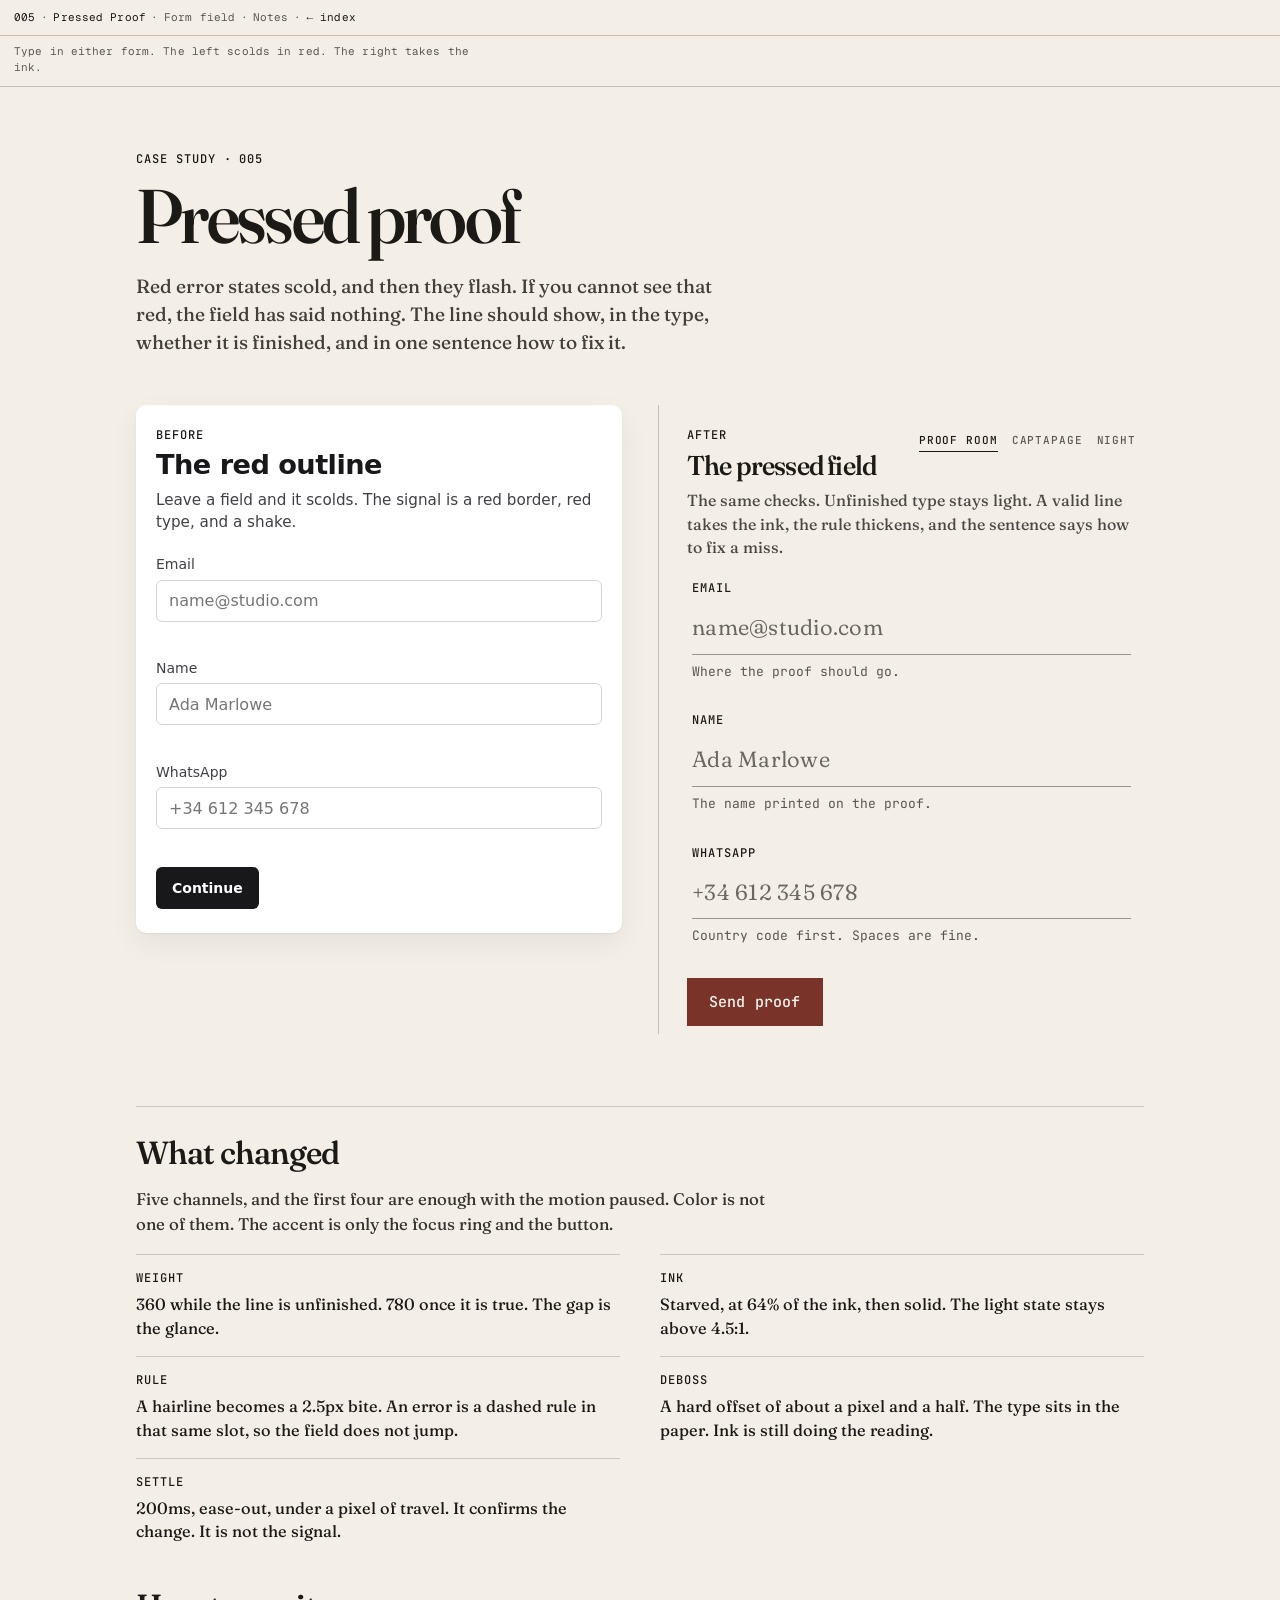
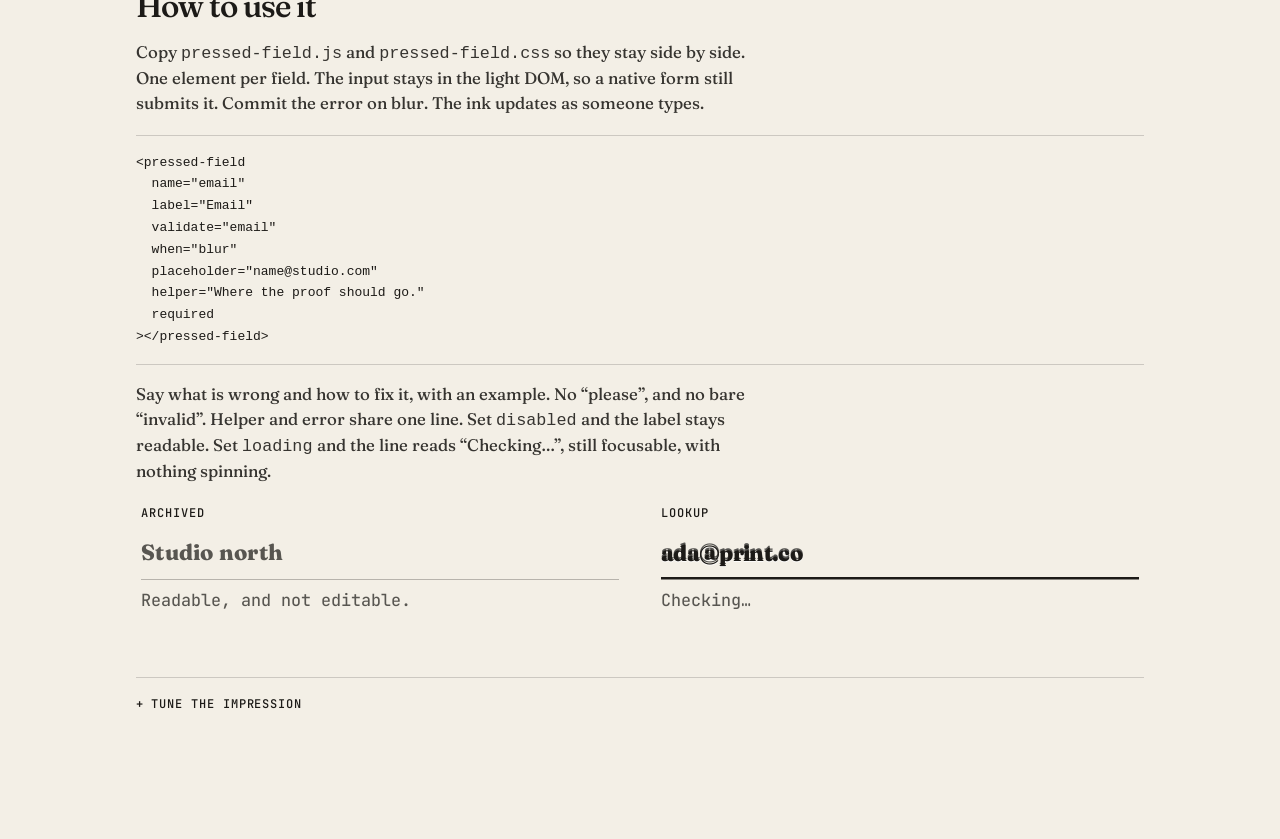
<file: sketches/005-pressed-proof/index.html>
<!doctype html>
<html lang="en" data-frame="light">
<head>
  <meta charset="utf-8" />
  <meta name="viewport" content="width=device-width, initial-scale=1, viewport-fit=cover" />
  <title>Pressed Proof</title>
  <meta name="description" content="A case study: red error states scold and flash. Pressed fields show validity in the type, the rule, and one sentence." />
  <meta name="theme-color" content="#f3efe6" />
  <meta name="color-scheme" content="light" />
  <link rel="icon" href="data:image/svg+xml,%3Csvg xmlns='http://www.w3.org/2000/svg' viewBox='0 0 16 16'%3E%3Crect width='16' height='16' fill='%23f3efe6'/%3E%3Cpath d='M3 13h10' stroke='%231c1a17' stroke-width='1.5'/%3E%3C/svg%3E" />
  <link rel="preconnect" href="https://fonts.googleapis.com" />
  <link rel="preconnect" href="https://fonts.gstatic.com" crossorigin />
  <link href="https://fonts.googleapis.com/css2?family=DM+Sans:opsz,wght@9..40,400..600&family=Fraunces:SOFT,opsz,wght@0..100,9..144,300..900&family=JetBrains+Mono:wght@400;500&family=Space+Grotesk:wght@400..700&display=swap" rel="stylesheet" />
  <link rel="stylesheet" href="./pressed-field.css" />
  <script>
    if (new URLSearchParams(location.search).has('poster')) {
      document.documentElement.style.setProperty('--frame-offset', '0px');
      document.documentElement.dataset.poster = '1';
    }
  </script>
  <style>
    :root {
      --bench: #f3efe6;
      --ink: #1c1a17;
      --rule: color-mix(in srgb, var(--ink) 18%, transparent);
      --meta: "JetBrains Mono", ui-monospace, "SFMono-Regular", Menlo, monospace;
      --serif: "Fraunces", "Iowan Old Style", Palatino, "Palatino Linotype", serif;
      --ease: cubic-bezier(0.23, 1, 0.32, 1);
    }

    * { box-sizing: border-box; }
    html, body { margin: 0; background: var(--bench); color: var(--ink); }
    body {
      min-height: 100dvh;
      padding:
        var(--frame-offset, calc(36px + env(safe-area-inset-top, 0px)))
        max(0px, env(safe-area-inset-right))
        max(36px, env(safe-area-inset-bottom))
        max(0px, env(safe-area-inset-left));
      font-family: var(--serif);
      -webkit-font-smoothing: antialiased;
      text-rendering: optimizeLegibility;
      -webkit-tap-highlight-color: transparent;
    }

    .skip {
      position: absolute;
      left: 12px;
      top: calc(var(--frame-offset, 36px) + 8px);
      z-index: 6;
      padding: 8px 12px;
      background: var(--bench);
      color: var(--ink);
      font: 500 12px/1 var(--meta);
      transform: translateY(-160%);
    }
    .skip:focus { transform: none; outline: 1px solid var(--ink); outline-offset: 3px; }

    .sr {
      position: absolute;
      width: 1px;
      height: 1px;
      padding: 0;
      margin: -1px;
      overflow: hidden;
      clip: rect(0, 0, 0, 0);
      white-space: nowrap;
      border: 0;
    }

    .study {
      width: min(68rem, 100%);
      margin: 0 auto;
      padding: clamp(32px, 5vw, 72px) clamp(20px, 4vw, 40px) clamp(56px, 8vw, 104px);
    }

    .kicker, .col-kicker {
      margin: 0;
      font: 500 12px/1.35 var(--meta);
      letter-spacing: 0.08em;
      text-transform: uppercase;
    }

    h1 {
      margin: 14px 0 0;
      max-width: 11ch;
      font-weight: 560;
      font-variation-settings: "SOFT" 18, "opsz" 144, "wght" 560;
      font-optical-sizing: none;
      font-size: clamp(2.7rem, 7vw, 4.75rem);
      line-height: 0.92;
      letter-spacing: -0.035em;
    }

    .lede {
      margin: 22px 0 0;
      max-width: 38rem;
      font-weight: 460;
      font-variation-settings: "SOFT" 28, "opsz" 18, "wght" 460;
      font-size: 1.2rem;
      line-height: 1.45;
      color: color-mix(in srgb, var(--ink) 82%, var(--bench));
    }

    .compare {
      display: grid;
      grid-template-columns: 1fr 1fr;
      gap: 36px;
      margin-top: 48px;
      align-items: start;
    }

    .col-before {
      background: #fff;
      color: #18181b;
      padding: 22px 20px 24px;
      border-radius: 10px;
      box-shadow: 0 1px 2px rgb(0 0 0 / 6%), 0 10px 28px rgb(24 24 27 / 6%);
    }

    .col-after {
      --pp-ink: #1c1a17;
      --pp-paper: #f3efe6;
      --pp-accent: #7a3328;
      --pp-on-accent: #f7f3ec;
      --pp-font: var(--serif);
      --pp-meta-font: var(--meta);
      --pp-weight-faint: 360;
      --pp-weight-inked: 780;
      --pp-softness: 0.6;
      --pp-wobble: 2.5;
      --pp-deboss-depth: 1.65;
      --pp-duration: 200ms;
      --pp-opsz: 24;
      padding: 22px 8px 8px 28px;
      border-left: 1px solid color-mix(in srgb, var(--ink) 22%, transparent);
      color: var(--pp-ink);
      background: transparent;
    }

    .col-after[data-preset="captapage"] {
      --pp-ink: #171927;
      --pp-paper: #f8f9ff;
      --pp-accent: #2868ed;
      --pp-on-accent: #ffffff;
      --pp-font: "Space Grotesk", "DM Sans", system-ui, sans-serif;
      --pp-meta-font: "DM Sans", "Space Grotesk", system-ui, sans-serif;
      --pp-weight-faint: 400;
      --pp-weight-inked: 700;
      --pp-softness: 0.45;
      --pp-wobble: 2.5;
      --pp-deboss-depth: 1.45;
      --pp-duration: 180ms;
      background: var(--pp-paper);
      border: 1px solid color-mix(in srgb, var(--pp-ink) 16%, transparent);
      padding: 22px 22px 28px;
      color-scheme: light;
    }

    .col-after[data-preset="night"] {
      --pp-ink: #f3efe6;
      --pp-paper: #161513;
      --pp-accent: #e3a06a;
      --pp-on-accent: #161513;
      --pp-font: var(--serif);
      --pp-meta-font: var(--meta);
      --pp-weight-faint: 360;
      --pp-weight-inked: 800;
      --pp-softness: 0.7;
      --pp-wobble: 2.5;
      --pp-deboss-depth: 1.7;
      --pp-duration: 200ms;
      background: var(--pp-paper);
      border: 1px solid color-mix(in srgb, var(--pp-ink) 18%, transparent);
      padding: 22px 22px 28px;
      color-scheme: dark;
    }

    .col-top {
      display: flex;
      justify-content: space-between;
      align-items: flex-start;
      gap: 16px;
    }

    .col h2 {
      margin: 8px 0 0;
      font-weight: 560;
      font-variation-settings: "SOFT" 12, "opsz" 72, "wght" 560;
      font-optical-sizing: none;
      font-size: 1.7rem;
      line-height: 1.05;
      letter-spacing: -0.03em;
    }

    .col-before h2 { font-family: system-ui, sans-serif; font-weight: 650; letter-spacing: -0.02em; font-variation-settings: normal; }

    .col-note {
      margin: 10px 0 0;
      max-width: 36em;
      font-size: 1rem;
      line-height: 1.45;
      font-weight: 450;
      font-variation-settings: "SOFT" 24, "opsz" 16, "wght" 450;
    }
    .col-before .col-note { font-family: system-ui, sans-serif; font-weight: 400; font-variation-settings: normal; color: #3f3f46; font-size: 0.95rem; }
    .col-after .col-note { color: color-mix(in srgb, var(--pp-ink) 78%, var(--pp-paper)); }

    .before, .after-form {
      margin-top: 22px;
      min-width: 0;
    }
    .before { display: grid; gap: 16px; }
    .after-form { display: grid; gap: 32px; }

    .summary { margin: 0; }
    .summary[hidden] { display: none; }
    .summary:focus { outline: 1px solid currentColor; outline-offset: 4px; }
    .summary-title { margin: 0 0 8px; }
    .summary ul { margin: 0; padding: 0; list-style: none; display: grid; gap: 4px; }
    .summary a:focus-visible { outline: 1px solid currentColor; outline-offset: 2px; }

    .summary-bad {
      background: #fef2f2;
      color: #991b1b;
      border: 1px solid #fecaca;
      border-radius: 8px;
      padding: 12px 14px;
      font-family: system-ui, sans-serif;
      font-size: 14px;
      line-height: 1.4;
    }
    .summary-bad .summary-title { font-weight: 650; }
    .summary-bad a { color: #991b1b; }

    .summary-good {
      padding-bottom: 12px;
      border-bottom: 2px solid var(--pp-ink);
      color: var(--pp-ink);
    }
    .summary-good .summary-title {
      font: 500 12px/1.35 var(--pp-meta-font);
      letter-spacing: 0.08em;
      text-transform: uppercase;
    }
    .summary-good a {
      color: inherit;
      font-family: var(--pp-font);
      font-size: 1rem;
      font-weight: 500;
    }

    .b-field { display: grid; gap: 6px; min-width: 0; }
    .b-field label {
      font: 500 14px/1.3 system-ui, sans-serif;
      color: #3f3f46;
    }
    .b-field input {
      width: 100%;
      height: 42px;
      margin: 0;
      padding: 0 12px;
      border: 1px solid #d4d4d8;
      border-radius: 6px;
      background: #fff;
      color: #18181b;
      font: 16px/1 system-ui, sans-serif;
      box-shadow: none;
    }
    .b-field input:focus { outline: none; }
    .b-field input:focus-visible {
      border-color: #18181b;
      box-shadow: 0 0 0 3px rgb(24 24 27 / 12%);
    }
    .b-field input.is-invalid {
      border-color: #dc2626;
      color: #b91c1c;
      box-shadow: 0 0 0 3px rgb(220 38 38 / 18%);
    }
    .b-msg {
      min-height: 1.2em;
      margin: 0;
      font: 13px/1.4 system-ui, sans-serif;
      color: #b91c1c;
    }
    .b-field.is-shaking { animation: before-shake 380ms linear; }

    .presets { display: flex; flex-wrap: wrap; gap: 4px 14px; padding-top: 4px; }
    .presets button {
      appearance: none;
      margin: 0;
      padding: 4px 0 5px;
      border: 0;
      border-bottom: 1px solid transparent;
      background: none;
      color: color-mix(in srgb, var(--pp-ink) 70%, var(--pp-paper));
      font: 500 11px/1 var(--pp-meta-font);
      letter-spacing: 0.08em;
      text-transform: uppercase;
      cursor: pointer;
    }
    .presets button[aria-pressed="true"] {
      color: var(--pp-ink);
      border-bottom-color: var(--pp-ink);
    }
    .presets button:focus { outline: none; }
    .presets button:focus-visible { outline: 1px solid var(--pp-accent); outline-offset: 3px; }

    .actions {
      display: flex;
      flex-wrap: wrap;
      align-items: center;
      gap: 12px 16px;
    }

    .go, .submit {
      appearance: none;
      margin: 0;
      border: 0;
      cursor: pointer;
      touch-action: manipulation;
      transition: transform 120ms var(--ease);
    }
    .go:active, .submit:active { transform: translateY(1px); }
    .go:focus, .submit:focus { outline: none; }

    .go {
      min-height: 42px;
      padding: 0 16px;
      border-radius: 6px;
      background: #18181b;
      color: #fff;
      font: 600 14px/1 system-ui, sans-serif;
    }
    .go:focus-visible { box-shadow: 0 0 0 2px #fff, 0 0 0 4px #18181b; }

    .submit {
      min-height: 48px;
      padding: 0 22px;
      background: var(--pp-accent);
      color: var(--pp-on-accent);
      font: 500 15px/1 var(--pp-meta-font);
      letter-spacing: 0.01em;
    }
    .submit:focus-visible {
      box-shadow: 0 0 0 2px var(--pp-paper), 0 0 0 4px var(--pp-ink);
    }
    .submit[aria-busy="true"] { cursor: progress; }

    .status {
      margin: 0;
      flex: 1 1 12rem;
      min-height: 1.45em;
      font: 400 13px/1.45 var(--meta);
      color: color-mix(in srgb, var(--ink) 72%, var(--bench));
    }
    .col-before .status { font-family: system-ui, sans-serif; color: #52525b; }
    .col-after .status { color: color-mix(in srgb, var(--pp-ink) 72%, var(--pp-paper)); font-family: var(--pp-meta-font); }

    .solution {
      margin-top: 72px;
      padding-top: 28px;
      border-top: 1px solid var(--rule);
    }
    .solution h2 {
      margin: 28px 0 0;
      font-weight: 540;
      font-variation-settings: "SOFT" 16, "opsz" 48, "wght" 540;
      font-size: clamp(1.6rem, 3vw, 2rem);
      letter-spacing: -0.03em;
      line-height: 1.1;
    }
    .solution h2:first-child { margin-top: 0; }
    .solution p, .solution li {
      font-size: 1.05rem;
      line-height: 1.5;
      font-weight: 450;
      font-variation-settings: "SOFT" 22, "opsz" 16, "wght" 450;
    }
    .solution .prose { max-width: 40rem; color: color-mix(in srgb, var(--ink) 88%, var(--bench)); }

    .channels {
      display: grid;
      grid-template-columns: 1fr 1fr;
      gap: 0 40px;
      margin: 8px 0 8px;
      padding: 0;
    }
    .channels div {
      margin: 0;
      padding: 16px 0;
      border-top: 1px solid var(--rule);
    }
    .channels dt {
      margin: 0 0 6px;
      font: 500 12px/1.3 var(--meta);
      letter-spacing: 0.08em;
      text-transform: uppercase;
    }
    .channels dd {
      margin: 0;
      font-size: 1.02rem;
      line-height: 1.45;
      font-weight: 450;
      font-variation-settings: "SOFT" 20, "opsz" 16, "wght" 450;
    }

    .use {
      margin: 18px 0 0;
      padding: 16px 0;
      max-width: 100%;
      overflow-x: auto;
      border-top: 1px solid var(--rule);
      border-bottom: 1px solid var(--rule);
      font: 13px/1.6 var(--meta);
      color: var(--ink);
    }

    .quiet {
      --pp-ink: #1c1a17;
      --pp-paper: #f3efe6;
      --pp-accent: #7a3328;
      --pp-font: var(--serif);
      --pp-meta-font: var(--meta);
      --pp-weight-faint: 360;
      --pp-weight-inked: 780;
      --pp-softness: 0.6;
      --pp-deboss-depth: 1.65;
      --pp-duration: 200ms;
      display: grid;
      grid-template-columns: 1fr 1fr;
      gap: 32px;
      margin-top: 22px;
    }

    .tune {
      margin-top: 64px;
      padding-top: 18px;
      border-top: 1px solid var(--rule);
    }
    .tune summary {
      cursor: pointer;
      list-style: none;
      font: 500 12px/1.4 var(--meta);
      letter-spacing: 0.08em;
      text-transform: uppercase;
    }
    .tune summary::-webkit-details-marker { display: none; }
    .tune summary::before { content: "+"; display: inline-block; width: 1.25em; }
    .tune[open] summary::before { content: "–"; }
    .tune summary:focus { outline: none; }
    .tune summary:focus-visible { outline: 1px solid var(--ink); outline-offset: 4px; }
    .tune-note {
      margin: 14px 0 0;
      max-width: 40rem;
      font-size: 0.98rem;
      line-height: 1.45;
      color: color-mix(in srgb, var(--ink) 78%, var(--bench));
    }

    .knobs {
      display: grid;
      grid-template-columns: 1fr 1fr;
      gap: 20px 36px;
      margin-top: 20px;
    }
    .knobs label {
      display: grid;
      gap: 10px;
      font: 500 12px/1.3 var(--meta);
      letter-spacing: 0.04em;
    }
    .knobs label span { display: flex; justify-content: space-between; gap: 12px; }
    .knobs output { font-weight: 400; }
    .knobs input[type="range"] {
      appearance: none;
      width: 100%;
      height: 16px;
      margin: 0;
      background: transparent;
      cursor: pointer;
    }
    .knobs input[type="range"]:focus { outline: none; }
    .knobs input[type="range"]:focus-visible { outline: 1px solid var(--ink); outline-offset: 3px; }
    .knobs input[type="range"]::-webkit-slider-runnable-track {
      height: 1px;
      background: var(--ink);
    }
    .knobs input[type="range"]::-webkit-slider-thumb {
      appearance: none;
      width: 14px;
      height: 14px;
      margin-top: -7px;
      border: 1px solid var(--ink);
      background: var(--bench);
    }
    .knobs input[type="range"]::-moz-range-track {
      height: 1px;
      background: var(--ink);
      border: 0;
    }
    .knobs input[type="range"]::-moz-range-thumb {
      width: 14px;
      height: 14px;
      border: 1px solid var(--ink);
      border-radius: 0;
      background: var(--bench);
    }

    @keyframes before-shake {
      0%, 100% { transform: translateX(0); }
      18% { transform: translateX(-6px); }
      36% { transform: translateX(5px); }
      54% { transform: translateX(-3px); }
      72% { transform: translateX(2px); }
    }

    @media (max-width: 860px) {
      .compare { grid-template-columns: 1fr; gap: 28px; }
      .col-after {
        border-left: 0;
        border-top: 1px solid color-mix(in srgb, var(--ink) 22%, transparent);
        padding: 28px 0 0;
      }
      .col-after[data-preset="captapage"],
      .col-after[data-preset="night"] {
        padding: 22px 16px 24px;
      }
      .col-top { flex-direction: column; }
      .channels, .quiet, .knobs { grid-template-columns: 1fr; }
    }

    @media (max-width: 560px) {
      .actions { align-items: stretch; }
      .go, .submit { width: 100%; }
      .status { flex-basis: 100%; }
    }

    @media (prefers-reduced-motion: reduce) {
      .go:active, .submit:active { transform: none; }
      .b-field.is-shaking { animation: none; }
    }

    html[data-poster] .solution,
    html[data-poster] .tune,
    html[data-poster] .skip { display: none; }
    html[data-poster] .study { padding-block: 12px 28px; }
    html[data-poster] h1 { font-size: clamp(2.4rem, 5vw, 3.6rem); }
    html[data-poster] .lede { font-size: 1.05rem; margin-top: 14px; }
    html[data-poster] .compare { margin-top: 28px; }
  </style>
</head>
<body>
  <a class="skip" href="#compare">Skip to the comparison</a>

  <div id="frame-controls" data-frame-controls hidden>
    <p data-frame-hint>
      <span data-when="fine">Type in either form.</span><span data-when="coarse">Tap a field and type.</span>
      The left scolds in red. The right takes the ink.
    </p>
  </div>

  <main class="study">
    <header>
      <p class="kicker">Case study · 005</p>
      <h1>Pressed proof</h1>
      <p class="lede">Red error states scold, and then they flash. If you cannot see that red, the field has said nothing. The line should show, in the type, whether it is finished, and in one sentence how to fix it.</p>
    </header>

    <div class="compare" id="compare">
      <section class="col col-before" aria-labelledby="before-title">
        <p class="col-kicker">Before</p>
        <h2 id="before-title">The red outline</h2>
        <p class="col-note">Leave a field and it scolds. The signal is a red border, red type, and a shake.</p>
        <form class="before" id="before" action="#before" method="post" novalidate>
          <div class="summary summary-bad" id="before-summary" hidden tabindex="-1">
            <p class="summary-title">There is a problem</p>
            <ul></ul>
          </div>
          <div class="b-field">
            <label for="before-email">Email</label>
            <input id="before-email" name="email" type="email" autocomplete="email" placeholder="name@studio.com" required aria-describedby="before-email-msg" />
            <p class="b-msg" id="before-email-msg" aria-live="polite"></p>
          </div>
          <div class="b-field">
            <label for="before-name">Name</label>
            <input id="before-name" name="name" type="text" autocomplete="name" placeholder="Ada Marlowe" required aria-describedby="before-name-msg" />
            <p class="b-msg" id="before-name-msg" aria-live="polite"></p>
          </div>
          <div class="b-field">
            <label for="before-whatsapp">WhatsApp</label>
            <input id="before-whatsapp" name="whatsapp" type="tel" inputmode="tel" autocomplete="tel" placeholder="+34 612 345 678" required aria-describedby="before-whatsapp-msg" />
            <p class="b-msg" id="before-whatsapp-msg" aria-live="polite"></p>
          </div>
          <div class="actions">
            <button class="go" type="submit">Continue</button>
            <p class="status" id="before-status" role="status"></p>
          </div>
        </form>
      </section>

      <section class="col col-after" id="after" data-preset="proof" aria-labelledby="after-title">
        <div class="col-top">
          <div>
            <p class="col-kicker">After</p>
            <h2 id="after-title">The pressed field</h2>
          </div>
          <div class="presets" role="group" aria-label="After theme">
            <button type="button" data-preset="proof" aria-pressed="true">Proof room</button>
            <button type="button" data-preset="captapage" aria-pressed="false">Captapage</button>
            <button type="button" data-preset="night" aria-pressed="false">Night</button>
          </div>
        </div>
        <p class="col-note">The same checks. Unfinished type stays light. A valid line takes the ink, the rule thickens, and the sentence says how to fix a miss.</p>
        <form class="after-form" id="proof" action="#proof" method="post" novalidate>
          <div class="summary summary-good" id="after-summary" hidden tabindex="-1">
            <p class="summary-title">There is a problem</p>
            <ul></ul>
          </div>

          <pressed-field
            name="email"
            label="Email"
            validate="email"
            when="blur"
            autocomplete="email"
            placeholder="name@studio.com"
            helper="Where the proof should go."
            required
          >
            <label>
              Email
              <input name="email" type="email" autocomplete="email" placeholder="name@studio.com" required />
            </label>
          </pressed-field>

          <pressed-field
            name="name"
            label="Name"
            validate="text"
            when="blur"
            autocomplete="name"
            placeholder="Ada Marlowe"
            minlength="2"
            helper="The name printed on the proof."
            required
          >
            <label>
              Name
              <input name="name" type="text" autocomplete="name" placeholder="Ada Marlowe" minlength="2" required />
            </label>
          </pressed-field>

          <pressed-field
            name="whatsapp"
            label="WhatsApp"
            validate="whatsapp"
            when="input"
            autocomplete="tel"
            placeholder="+34 612 345 678"
            enterkeyhint="send"
            helper="Country code first. Spaces are fine."
            required
          >
            <label>
              WhatsApp
              <input name="whatsapp" type="tel" autocomplete="tel" inputmode="tel" placeholder="+34 612 345 678" required />
            </label>
          </pressed-field>

          <div class="actions">
            <button class="submit" type="submit">Send proof</button>
            <p class="status" id="after-status" role="status"></p>
          </div>
        </form>
      </section>
    </div>

    <section class="solution" aria-labelledby="changed-title">
      <h2 id="changed-title">What changed</h2>
      <p class="prose">Five channels, and the first four are enough with the motion paused. Color is not one of them. The accent is only the focus ring and the button.</p>
      <dl class="channels">
        <div>
          <dt>Weight</dt>
          <dd>360 while the line is unfinished. 780 once it is true. The gap is the glance.</dd>
        </div>
        <div>
          <dt>Ink</dt>
          <dd>Starved, at 64% of the ink, then solid. The light state stays above 4.5:1.</dd>
        </div>
        <div>
          <dt>Rule</dt>
          <dd>A hairline becomes a 2.5px bite. An error is a dashed rule in that same slot, so the field does not jump.</dd>
        </div>
        <div>
          <dt>Deboss</dt>
          <dd>A hard offset of about a pixel and a half. The type sits in the paper. Ink is still doing the reading.</dd>
        </div>
        <div>
          <dt>Settle</dt>
          <dd>200ms, ease-out, under a pixel of travel. It confirms the change. It is not the signal.</dd>
        </div>
      </dl>

      <h2 id="use-title">How to use it</h2>
      <p class="prose">Copy <code>pressed-field.js</code> and <code>pressed-field.css</code> so they stay side by side. One element per field. The input stays in the light DOM, so a native form still submits it. Commit the error on blur. The ink updates as someone types.</p>
      <pre class="use"><code>&lt;pressed-field
  name="email"
  label="Email"
  validate="email"
  when="blur"
  placeholder="name@studio.com"
  helper="Where the proof should go."
  required
&gt;&lt;/pressed-field&gt;</code></pre>
      <p class="prose">Say what is wrong and how to fix it, with an example. No “please”, and no bare “invalid”. Helper and error share one line. Set <code>disabled</code> and the label stays readable. Set <code>loading</code> and the line reads “Checking…”, still focusable, with nothing spinning.</p>
      <div class="quiet">
        <pressed-field
          label="Archived"
          validate="text"
          value="Studio north"
          helper="Readable, and not editable."
          disabled
        ></pressed-field>
        <pressed-field
          label="Lookup"
          validate="email"
          value="ada@print.co"
          helper="Where the proof should go."
          loading
        ></pressed-field>
      </div>
    </section>

    <details class="tune" id="tune">
      <summary>Tune the impression</summary>
      <p class="tune-note" id="tune-note">Weight runs from 360 up. Ink pressure cannot drop below 640, so the change stays visible.</p>
      <div class="knobs">
        <label>
          <span>Ink pressure <output id="pressure-out">780</output></span>
          <input id="pressure" type="range" min="640" max="900" step="10" value="780" />
        </label>
        <label>
          <span>Softness <output id="softness-out">0.60</output></span>
          <input id="softness" type="range" min="0" max="1" step="0.02" value="0.60" />
        </label>
        <label>
          <span>Wobble <output id="wobble-out">2.50</output></span>
          <input id="wobble" type="range" min="0" max="4" step="0.05" value="2.50" />
        </label>
        <label>
          <span>Deboss <output id="deboss-out">1.65</output></span>
          <input id="deboss" type="range" min="0" max="2.5" step="0.05" value="1.65" />
        </label>
        <label>
          <span>Speed <output id="speed-out">200 ms</output></span>
          <input id="speed" type="range" min="0" max="300" step="10" value="200" />
        </label>
      </div>
    </details>
  </main>

  <script type="module">
    import { assess } from './pressed-field.js';

    const after = document.getElementById('after');
    const form = document.getElementById('proof');
    const beforeForm = document.getElementById('before');
    const afterStatus = document.getElementById('after-status');
    const beforeStatus = document.getElementById('before-status');
    const afterSummary = document.getElementById('after-summary');
    const beforeSummary = document.getElementById('before-summary');
    const tuneNote = document.getElementById('tune-note');
    const params = new URLSearchParams(location.search);
    const reduce = window.matchMedia('(prefers-reduced-motion: reduce)');

    const PRESETS = {
      proof: {
        pressure: 780, softness: 0.6, wobble: 2.5, deboss: 1.65, speed: 200,
        note: 'Weight runs from 360 up. Ink pressure cannot drop below 640, so the change stays visible.',
      },
      captapage: {
        pressure: 700, softness: 0.45, wobble: 2.5, deboss: 1.45, speed: 180,
        note: 'Space Grotesk stops at 700. The rule, the tracking, and the ink still separate the two states.',
      },
      night: {
        pressure: 800, softness: 0.7, wobble: 2.5, deboss: 1.7, speed: 200,
        note: 'Same impression, on a dark sheet. The deboss is a light rim against the paper.',
      },
    };

    const BEFORE = {
      email: { validate: 'email', required: true },
      name: { validate: 'text', required: true, minlength: 2 },
      whatsapp: { validate: 'whatsapp', required: true },
    };
    const beforeCommitted = new Set();

    const pressure = document.getElementById('pressure');
    const softness = document.getElementById('softness');
    const wobble = document.getElementById('wobble');
    const deboss = document.getElementById('deboss');
    const speed = document.getElementById('speed');

    function scold(name, result) {
      if (result.ok) return '';
      if (name === 'email') return result.empty ? 'Please enter your email.' : 'Please enter a valid email.';
      if (name === 'name') return result.empty ? 'Name is required.' : 'Invalid name.';
      return 'Please enter a valid phone number.';
    }

    function paintSummary(root, problems) {
      const list = root.querySelector('ul');
      list.replaceChildren();
      if (!problems.length) {
        root.hidden = true;
        return;
      }
      for (const item of problems) {
        const li = document.createElement('li');
        const link = document.createElement('a');
        link.href = `#${item.id}`;
        link.textContent = item.message;
        li.append(link);
        list.append(li);
      }
      root.hidden = false;
    }

    function syncBefore(input, { commit = false, shake = false } = {}) {
      if (commit) beforeCommitted.add(input.name);
      const result = assess(input.value, BEFORE[input.name]);
      const show = !result.ok && beforeCommitted.has(input.name);
      const message = scold(input.name, result);
      const slot = document.getElementById(`${input.id}-msg`);
      const wasInvalid = input.classList.contains('is-invalid');
      input.setCustomValidity(result.ok ? '' : message);
      input.setAttribute('aria-invalid', show ? 'true' : 'false');
      slot.replaceChildren();
      if (show) {
        input.setAttribute('aria-errormessage', slot.id);
        const hidden = document.createElement('span');
        hidden.className = 'sr';
        hidden.textContent = 'Error: ';
        slot.append(hidden, document.createTextNode(message));
        input.classList.add('is-invalid');
        if (shake && !wasInvalid && !reduce.matches) {
          const box = input.closest('.b-field');
          box.classList.remove('is-shaking');
          void box.offsetWidth;
          box.classList.add('is-shaking');
        }
      } else {
        input.removeAttribute('aria-errormessage');
        input.classList.remove('is-invalid');
      }
      return { ok: result.ok, show, message };
    }

    function beforeProblems() {
      const problems = [];
      for (const input of beforeForm.querySelectorAll('input')) {
        const result = syncBefore(input, { commit: true, shake: true });
        if (!result.ok) problems.push({ id: input.id, message: result.message });
      }
      return problems;
    }

    for (const input of beforeForm.querySelectorAll('input')) {
      const live = input.name === 'whatsapp';
      input.addEventListener('input', () => {
        if (live || beforeCommitted.has(input.name)) syncBefore(input, { commit: live });
      });
      input.addEventListener('blur', () => syncBefore(input, { commit: true, shake: true }));
      input.closest('.b-field').addEventListener('animationend', (event) => {
        if (event.animationName === 'before-shake') event.currentTarget.classList.remove('is-shaking');
      });
    }

    beforeForm.addEventListener('submit', (event) => {
      event.preventDefault();
      const problems = beforeProblems();
      paintSummary(beforeSummary, problems);
      beforeStatus.textContent = '';
      if (problems.length) {
        beforeSummary.focus();
        return;
      }
      beforeStatus.textContent = 'Held on this page. Nothing was sent.';
    });

    for (const field of form.querySelectorAll('pressed-field')) {
      const input = field.querySelector('input');
      if (input) input.id = `after-${field.getAttribute('name')}`;
    }

    let sending = false;
    form.addEventListener('submit', (event) => {
      event.preventDefault();
      const problems = [];
      for (const field of form.querySelectorAll('pressed-field')) {
        const input = field.querySelector('input');
        if (!field.reportValidity()) {
          problems.push({ id: input.id, message: input.validationMessage });
        }
      }
      paintSummary(afterSummary, problems);
      if (problems.length) {
        sending = false;
        const button = form.querySelector('.submit');
        button.removeAttribute('aria-busy');
        button.textContent = 'Send proof';
        afterStatus.textContent = '';
        requestAnimationFrame(() => afterSummary.focus());
        return;
      }
      if (sending) return;
      sending = true;
      const button = form.querySelector('.submit');
      button.setAttribute('aria-busy', 'true');
      button.textContent = 'Sending…';
      afterStatus.textContent = '';
      const wait = reduce.matches ? 0 : 700;
      window.setTimeout(() => {
        sending = false;
        button.removeAttribute('aria-busy');
        button.textContent = 'Send proof';
        afterStatus.textContent = 'Held on this page. Nothing was sent.';
      }, wait);
    });

    function applyKnobs() {
      after.style.setProperty('--pp-weight-inked', pressure.value);
      after.style.setProperty('--pp-softness', softness.value);
      after.style.setProperty('--pp-wobble', wobble.value);
      after.style.setProperty('--pp-deboss-depth', deboss.value);
      after.style.setProperty('--pp-duration', `${speed.value}ms`);
      document.getElementById('pressure-out').textContent = pressure.value;
      document.getElementById('softness-out').textContent = Number(softness.value).toFixed(2);
      document.getElementById('wobble-out').textContent = Number(wobble.value).toFixed(2);
      document.getElementById('deboss-out').textContent = Number(deboss.value).toFixed(2);
      document.getElementById('speed-out').textContent = `${speed.value} ms`;
    }

    function applyPreset(name) {
      const next = PRESETS[name] || PRESETS.proof;
      after.dataset.preset = PRESETS[name] ? name : 'proof';
      for (const button of document.querySelectorAll('.presets button')) {
        button.setAttribute('aria-pressed', button.dataset.preset === after.dataset.preset ? 'true' : 'false');
      }
      pressure.value = String(next.pressure);
      softness.value = String(next.softness);
      wobble.value = String(next.wobble);
      deboss.value = String(next.deboss);
      speed.value = String(next.speed);
      tuneNote.textContent = next.note;
      applyKnobs();
    }

    for (const input of [pressure, softness, wobble, deboss, speed]) {
      input.addEventListener('input', applyKnobs);
    }
    for (const button of document.querySelectorAll('.presets button')) {
      button.addEventListener('click', () => applyPreset(button.dataset.preset));
    }
    applyPreset('proof');

    if (params.has('poster')) {
      const email = document.getElementById('before-email');
      email.value = 'ada@print';
      syncBefore(email, { commit: true });
      const set = (name, value) => {
        const field = form.querySelector(`pressed-field[name="${name}"]`);
        if (field) field.value = value;
      };
      set('email', 'ada@print');
      set('name', 'Ada Marlowe');
      set('whatsapp', '+34 612 345 678');
    }
  </script>
  <script src="/shared/frame.js"></script>
</body>
</html>
</file>
<file: sketches/005-pressed-proof/pressed-field.css>
/* Pressed field. Theme it with the --pp-* variables. Defaults are the proof room.
   Validity is weight, ink, the rule, and a deboss you can see. Accent is only the focus ring.
   The rules are in RESEARCH.md. */

:where(pressed-field) {
  --pp-live-wght: var(--pp-weight-faint, 360);
  --pp-live-soft: calc(var(--pp-softness, 0.6) * 100);
  --pp-ease: cubic-bezier(0.23, 1, 0.32, 1);
  display: block;
  width: 100%;
  min-width: 0;
  padding-inline: 5px;
  color: var(--pp-ink, #1c1a17);
  font-family: var(--pp-meta-font, "JetBrains Mono", ui-monospace, "SFMono-Regular", Menlo, monospace);
  font-size: 13px;
  line-height: 1.45;
  scroll-margin-top: 72px;
  transition:
    --pp-live-wght var(--pp-duration, 200ms) var(--pp-ease),
    --pp-live-soft var(--pp-duration, 200ms) var(--pp-ease);
}

:where(pressed-field[data-state="inked"]) {
  --pp-live-wght: var(--pp-weight-inked, 780);
  --pp-live-soft: 0;
}

:where(pressed-field) .pp-label {
  display: flex;
  flex-direction: column;
  gap: 6px;
  cursor: text;
}

:where(pressed-field) .pp-label-text {
  font: 500 12px/1.3 var(--pp-meta-font, "JetBrains Mono", ui-monospace, "SFMono-Regular", Menlo, monospace);
  font-variation-settings: normal;
  letter-spacing: 0.08em;
  text-transform: uppercase;
  color: var(--pp-ink, #1c1a17);
}

:where(pressed-field) .pp-field {
  display: block;
  min-width: 0;
  border-radius: 2px;
}

:where(pressed-field) input,
:where(pressed-field) .pp-control {
  display: block;
  width: 100%;
  min-width: 0;
  min-height: 48px;
  margin: 0;
  padding: 6px 0 4px;
  border: 0;
  border-radius: 0;
  background: transparent;
  box-shadow: none;
  color: var(--pp-ink, #1c1a17);
  caret-color: var(--pp-ink, #1c1a17);
  font-family: var(--pp-font, "Fraunces", "Iowan Old Style", Palatino, "Palatino Linotype", serif);
  font-size: 22px;
  font-weight: var(--pp-live-wght, var(--pp-weight-faint, 360));
  font-synthesis: weight;
  font-optical-sizing: none;
  font-variation-settings:
    "wght" var(--pp-live-wght, var(--pp-weight-faint, 360)),
    "SOFT" var(--pp-live-soft, 60),
    "opsz" var(--pp-opsz, 24);
  font-feature-settings: "kern" 1, "liga" 1;
  letter-spacing: 0.012em;
  line-height: 1.25;
  text-shadow: none;
  transform: translateY(0);
  transition:
    color var(--pp-duration, 200ms) var(--pp-ease),
    text-shadow var(--pp-duration, 200ms) var(--pp-ease),
    letter-spacing var(--pp-duration, 200ms) var(--pp-ease),
    transform var(--pp-duration, 200ms) var(--pp-ease);
  -webkit-appearance: none;
  appearance: none;
  touch-action: manipulation;
}

:where(pressed-field[data-state="soft"]) .pp-control,
:where(pressed-field[data-state="error"]) .pp-control {
  color: color-mix(in srgb, var(--pp-ink, #1c1a17) 64%, var(--pp-paper, #f3efe6));
}

:where(pressed-field[data-state="inked"]) .pp-control {
  color: var(--pp-ink, #1c1a17);
  letter-spacing: -0.03em;
  transform: translateY(0.6px);
  text-shadow:
    0 calc(var(--pp-deboss-depth, 1.65) * -0.72px) 0 color-mix(in srgb, var(--pp-paper, #f3efe6) 35%, black),
    0 calc(var(--pp-deboss-depth, 1.65) * 1.05px) 0 color-mix(in srgb, var(--pp-paper, #f3efe6) 18%, white);
}

:where(pressed-field) .pp-control::placeholder {
  color: color-mix(in srgb, var(--pp-ink, #1c1a17) 64%, var(--pp-paper, #f3efe6));
  opacity: 1;
  font-weight: var(--pp-weight-faint, 360);
  letter-spacing: 0.012em;
  text-shadow: none;
}

:where(pressed-field) .pp-control:focus {
  outline: none;
}

/* The browser's invalid chrome is a red ring. Validity here is the type, not that ring. */
:where(pressed-field) .pp-control:invalid,
:where(pressed-field) .pp-control:user-invalid {
  box-shadow: none;
  outline: none;
}

:where(pressed-field:has(.pp-control:focus-visible)) .pp-field {
  box-shadow:
    0 0 0 2px var(--pp-paper, #f3efe6),
    0 0 0 4px var(--pp-accent, #7a3328);
}

:where(pressed-field) .pp-control::selection {
  background: color-mix(in srgb, var(--pp-ink, #1c1a17) 16%, var(--pp-paper, #f3efe6));
  color: var(--pp-ink, #1c1a17);
}

:where(pressed-field) .pp-control:-webkit-autofill,
:where(pressed-field) .pp-control:-webkit-autofill:hover,
:where(pressed-field) .pp-control:-webkit-autofill:focus {
  -webkit-text-fill-color: currentColor;
  caret-color: var(--pp-ink, #1c1a17);
  box-shadow: inset 0 0 0 1000px var(--pp-paper, #f3efe6);
  transition: background-color 9999s ease-out;
}

/* The slot is always 3px. Thickness changes inside it, so the field does not jump. */
:where(pressed-field) .pp-rule {
  display: block;
  height: 3px;
  margin-top: 1px;
  background-repeat: no-repeat;
  background-position: left bottom;
  background-size: 100% 1px;
  background-image: linear-gradient(
    color-mix(in srgb, var(--pp-ink, #1c1a17) 42%, transparent),
    color-mix(in srgb, var(--pp-ink, #1c1a17) 42%, transparent)
  );
  transition: background-size var(--pp-duration, 200ms) var(--pp-ease);
}

:where(pressed-field[data-state="inked"]) .pp-rule {
  background-size: 100% 2.5px;
  background-image: linear-gradient(var(--pp-ink, #1c1a17), var(--pp-ink, #1c1a17));
}

:where(pressed-field[data-state="error"]) .pp-rule {
  background-size: 100% 2px;
  background-image: repeating-linear-gradient(
    90deg,
    var(--pp-ink, #1c1a17) 0 5px,
    transparent 5px 9px
  );
}

@media (hover: hover) and (pointer: fine) {
  :where(pressed-field:hover:not([disabled]):not([data-state="inked"]):not([data-state="error"])) .pp-rule {
    background-size: 100% 1.5px;
    background-image: linear-gradient(
      color-mix(in srgb, var(--pp-ink, #1c1a17) 78%, transparent),
      color-mix(in srgb, var(--pp-ink, #1c1a17) 78%, transparent)
    );
  }
}

:where(pressed-field) .pp-message {
  min-height: 1.45em;
  margin: 8px 0 0;
  font: 400 13px/1.45 var(--pp-meta-font, "JetBrains Mono", ui-monospace, "SFMono-Regular", Menlo, monospace);
  font-variation-settings: normal;
  letter-spacing: 0;
  text-transform: none;
  color: color-mix(in srgb, var(--pp-ink, #1c1a17) 72%, var(--pp-paper, #f3efe6));
  overflow-wrap: anywhere;
}

:where(pressed-field) .pp-sr {
  position: absolute;
  width: 1px;
  height: 1px;
  padding: 0;
  margin: -1px;
  overflow: hidden;
  clip: rect(0, 0, 0, 0);
  white-space: nowrap;
  border: 0;
}

:where(pressed-field.is-wobbling) .pp-field {
  animation: pp-wobble var(--pp-duration, 200ms) var(--pp-ease);
}

:where(pressed-field[disabled]) .pp-label,
:where(pressed-field[disabled]) .pp-control {
  cursor: not-allowed;
}

:where(pressed-field[disabled]) .pp-label-text {
  color: var(--pp-ink, #1c1a17);
}

:where(pressed-field[disabled]) .pp-control {
  color: color-mix(in srgb, var(--pp-ink, #1c1a17) 72%, var(--pp-paper, #f3efe6));
  letter-spacing: 0.012em;
  text-shadow: none;
  transform: none;
}

:where(pressed-field[disabled]) .pp-rule {
  background-size: 100% 1px;
  background-image: linear-gradient(
    color-mix(in srgb, var(--pp-ink, #1c1a17) 28%, transparent),
    color-mix(in srgb, var(--pp-ink, #1c1a17) 28%, transparent)
  );
}

@keyframes pp-wobble {
  0%, 100% { transform: translateX(0); }
  32% { transform: translateX(calc(var(--pp-wobble, 2.5) * -1px)); }
  58% { transform: translateX(calc(var(--pp-wobble, 2.5) * 0.62px)); }
}

@media (prefers-reduced-motion: reduce) {
  :where(pressed-field),
  :where(pressed-field) .pp-control,
  :where(pressed-field) .pp-rule,
  :where(pressed-field) .pp-message {
    transition: none;
  }

  :where(pressed-field.is-wobbling) .pp-field {
    animation: none;
  }
}
</file>
